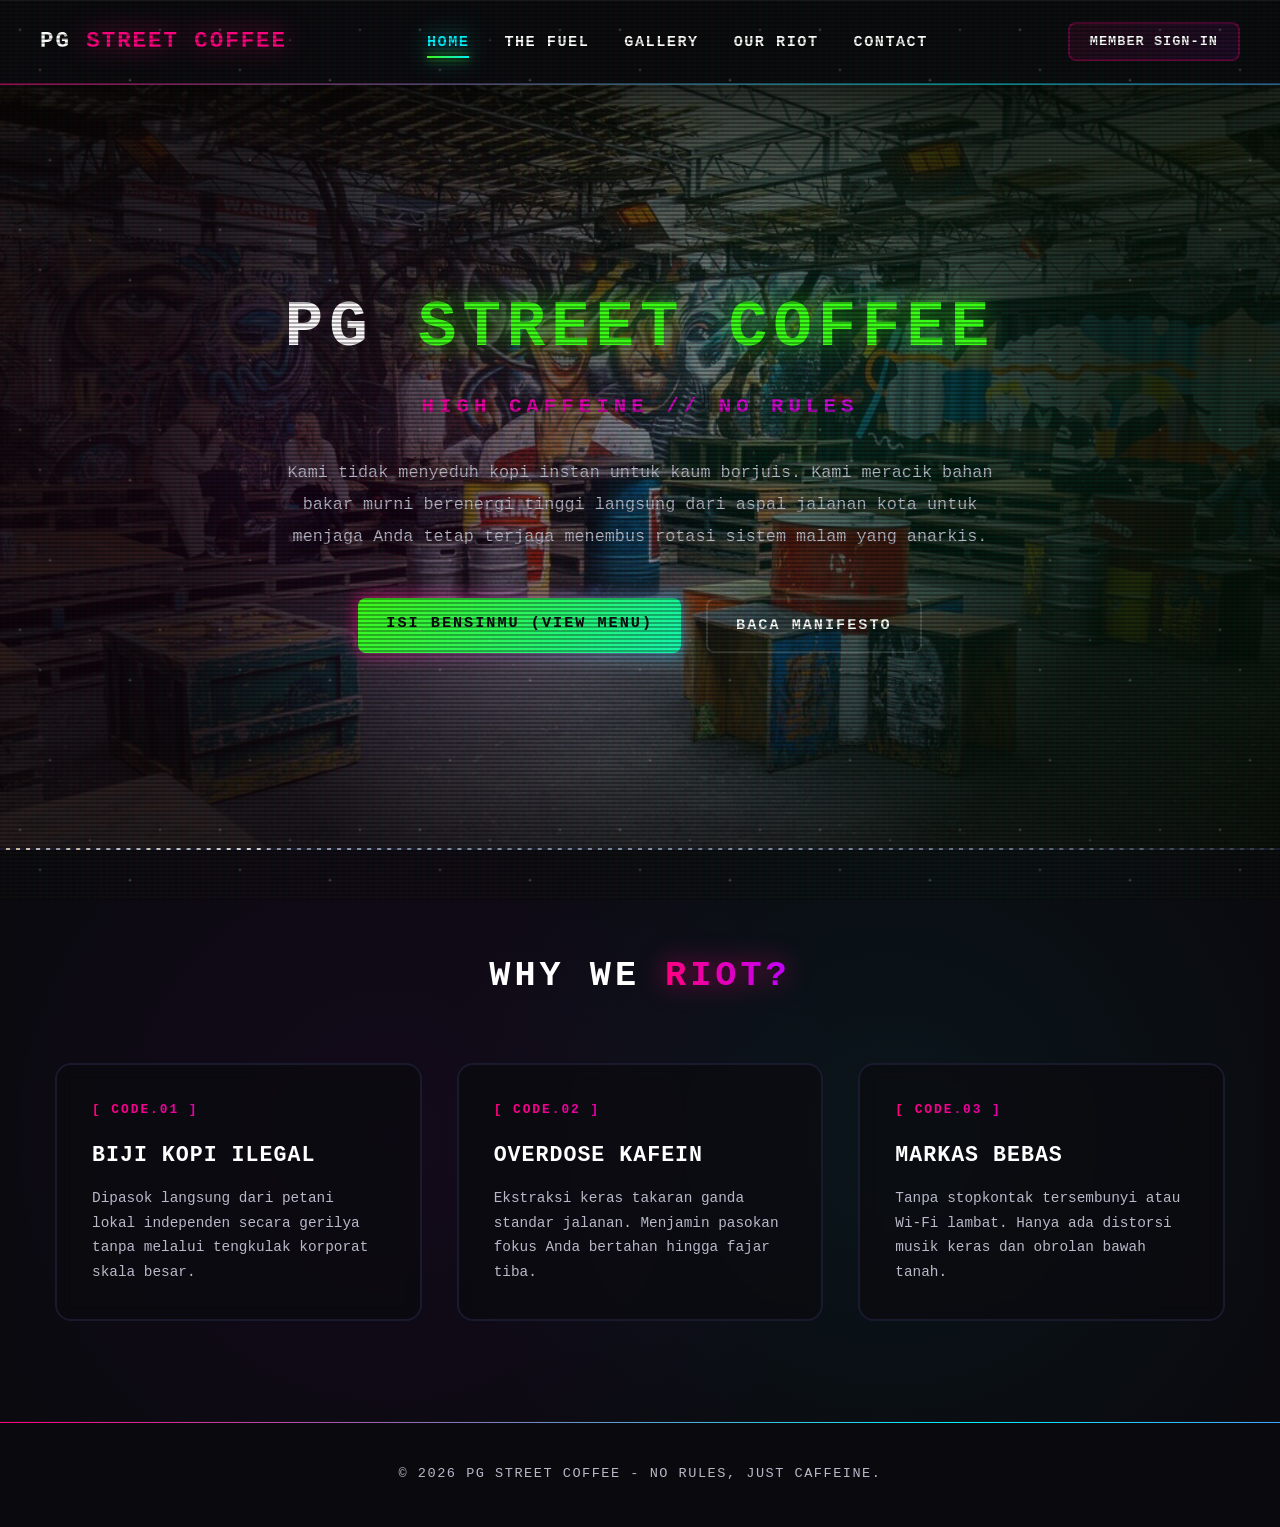
<file: index.html>
<!DOCTYPE html>
<html lang="id">
<head>
    <meta charset="UTF-8">
    <meta name="viewport" content="width=device-width, initial-scale=1.0">
    <title>PG STREET COFFEE</title>
    <link rel="stylesheet" href="style.css">
</head>
<body>

    <nav class="navbar">
        <button id="hamburger-menu" class="hamburger">&#9776;</button>
        <div class="nav-logo">PG <span>STREET COFFEE</span></div>
        <ul class="nav-links" id="nav-links-container">
            <li><a href="index.html" class="active-page">HOME</a></li>
            <li><a href="menu.html">THE FUEL</a></li>
            <li><a href="gallery.html">GALLERY</a></li>
            <li><a href="about.html">OUR RIOT</a></li>
            <li><a href="contact.html">CONTACT</a></li>
            <li class="auth-only hidden"><a href="dashboard.html">DASHBOARD</a></li>
            <li class="auth-only hidden"><a href="profile.html">PROFILE</a></li>
        </ul>
        <div class="nav-actions">
            <a href="#" id="cart-trigger" class="cart-punk-link auth-only">
                <span class="cart-punk-icon">🛒</span>
                <span id="cart-count" class="cart-punk-badge">0</span>
            </a>
            <button id="auth-trigger" class="btn-nav">MEMBER SIGN-IN</button>
        </div>
    </nav>

    <header class="hero">
        <div class="hero-content">
            <h1 class="brand-logo">PG <span>STREET COFFEE</span></h1>
            <div class="tagline">HIGH CAFFEINE // NO RULES</div>
            <p class="sub-tagline">
                Kami tidak menyeduh kopi instan untuk kaum borjuis. Kami meracik bahan bakar murni 
                berenergi tinggi langsung dari aspal jalanan kota untuk menjaga Anda tetap terjaga 
                menembus rotasi sistem malam yang anarkis.
            </p>
            <div class="hero-buttons">
                <a href="menu.html" class="btn-punk">ISI BENSINMU (VIEW MENU)</a>
                <a href="about.html" class="btn-punk-outline">BACA MANIFESTO</a>
            </div>
        </div>
    </header>

    <section class="highlight-section">
        <h2 class="section-title">WHY WE <span>RIOT?</span></h2>
        <div class="highlight-grid">
            <div class="highlight-card">
                <span class="card-tag">[ CODE.01 ]</span>
                <h3>BIJI KOPI ILEGAL</h3>
                <p>Dipasok langsung dari petani lokal independen secara gerilya tanpa melalui tengkulak korporat skala besar.</p>
            </div>
            <div class="highlight-card">
                <span class="card-tag">[ CODE.02 ]</span>
                <h3>OVERDOSE KAFEIN</h3>
                <p>Ekstraksi keras takaran ganda standar jalanan. Menjamin pasokan fokus Anda bertahan hingga fajar tiba.</p>
            </div>
            <div class="highlight-card">
                <span class="card-tag">[ CODE.03 ]</span>
                <h3>MARKAS BEBAS</h3>
                <p>Tanpa stopkontak tersembunyi atau Wi-Fi lambat. Hanya ada distorsi musik keras dan obrolan bawah tanah.</p>
            </div>
        </div>
    </section>

    <!-- AUTH MODAL -->
    <div class="auth-modal" id="auth-modal">
        <div class="modal-box">
            <button class="close-btn" id="close-auth">&times;</button>
            <div id="login-form-wrapper">
                <h2 class="modal-title">SQUAD <span>SIGN-IN</span></h2>
                <form id="login-form">
                    <div class="input-group">
                        <label>SQUAD EMAIL</label>
                        <input type="email" required placeholder="rebel@cyber.com">
                    </div>
                    <div class="input-group">
                        <label>PASSWORD SECURITY</label>
                        <input type="password" required placeholder="••••••••">
                    </div>
                    <button type="submit" class="btn-punk btn-block">MASUK MARKAS</button>
                </form>
                <p class="switch-text">Belum terdaftar? <a href="#" id="to-register">Buat ID Rebel Baru</a></p>
            </div>
            <div id="register-form-wrapper" class="hidden">
                <h2 class="modal-title">CREATE <span>REBEL ID</span></h2>
                <form id="register-form">
                    <div class="input-group">
                        <label>NAMA ALIAS (NICKNAME)</label>
                        <input type="text" required placeholder="X-Graffiti-X">
                    </div>
                    <div class="input-group">
                        <label>SQUAD EMAIL</label>
                        <input type="email" required placeholder="rebel@cyber.com">
                    </div>
                    <div class="input-group">
                        <label>PASSWORD SECURITY</label>
                        <input type="password" required placeholder="••••••••">
                    </div>
                    <button type="submit" class="btn-punk btn-block">DAFTARKAN SQUAD</button>
                </form>
                <p class="switch-text">Sudah punya ID? <a href="#" id="to-login">Kembali Login</a></p>
            </div>
        </div>
    </div>

    <!-- CART MODAL -->
    <div class="auth-modal" id="cart-modal">
        <div class="modal-box" style="border-color: #ff007f; box-shadow: 10px 10px 0px #39ff14;">
            <button class="close-btn" id="close-cart">&times;</button>
            <h2 class="modal-title">YOUR <span>ORDERS</span></h2>
            <div id="cart-items-container" style="max-height: 240px; overflow-y: auto; margin-bottom: 20px;"></div>
            <div style="display: flex; justify-content: space-between; border-top: 2px dashed #222; padding-top: 15px; margin-bottom: 25px; font-size: 1.2rem;">
                <span>TOTAL BELANJA:</span>
                <span id="cart-total-price" style="color: #39ff14;">IDR 0K</span>
            </div>
            <button id="btn-next-checkout" class="btn-punk btn-block">LANJUT KE PEMBAYARAN</button>
        </div>
    </div>

    <!-- CHECKOUT MODAL -->
    <div class="auth-modal" id="checkout-modal">
        <div class="modal-box" style="border-color: #39ff14; box-shadow: 10px 10px 0px #ff007f;">
            <button class="close-btn" id="close-checkout">&times;</button>
            <h2 class="modal-title">PILIH <span>PAYMENT</span></h2>
            <div style="margin-bottom: 30px;">
                <div class="method-group-punk">
                    <label class="method-option">
                        <input type="radio" name="punk-pay" value="qris" checked>
                        <div class="method-card">
                            <span class="method-icon">📱 QR</span>
                            <div class="method-text">
                                <h4>QRIS</h4>
                                <p>Pindai QR untuk pembayaran cepat.</p>
                            </div>
                        </div>
                    </label>
                    <label class="method-option">
                        <input type="radio" name="punk-pay" value="bank">
                        <div class="method-card">
                            <span class="method-icon">🏦</span>
                            <div class="method-text">
                                <h4>TRANSFER BANK</h4>
                                <p>Instruksi transfer dan nomor rekening akan ditampilkan.</p>
                            </div>
                        </div>
                    </label>
                    <label class="method-option">
                        <input type="radio" name="punk-pay" value="cod">
                        <div class="method-card">
                            <span class="method-icon">💵</span>
                            <div class="method-text">
                                <h4>CASH ON DELIVERY</h4>
                                <p>Bayar tunai di tempat kurir.</p>
                            </div>
                        </div>
                    </label>
                </div>
            </div>
            <button id="btn-checkout-punk" class="btn-punk btn-block" style="background-color: #39ff14; color: #000; border-color: #ff007f;">KONFIRMASI & BAYAR</button>
        </div>
    </div>

    <footer>
        <p>&copy; 2026 PG STREET COFFEE - NO RULES, JUST CAFFEINE.</p>
    </footer>

    <div id="toast-container" class="toast-container"></div>
    <script src="main.js"></script>
</body>
</html>
</file>
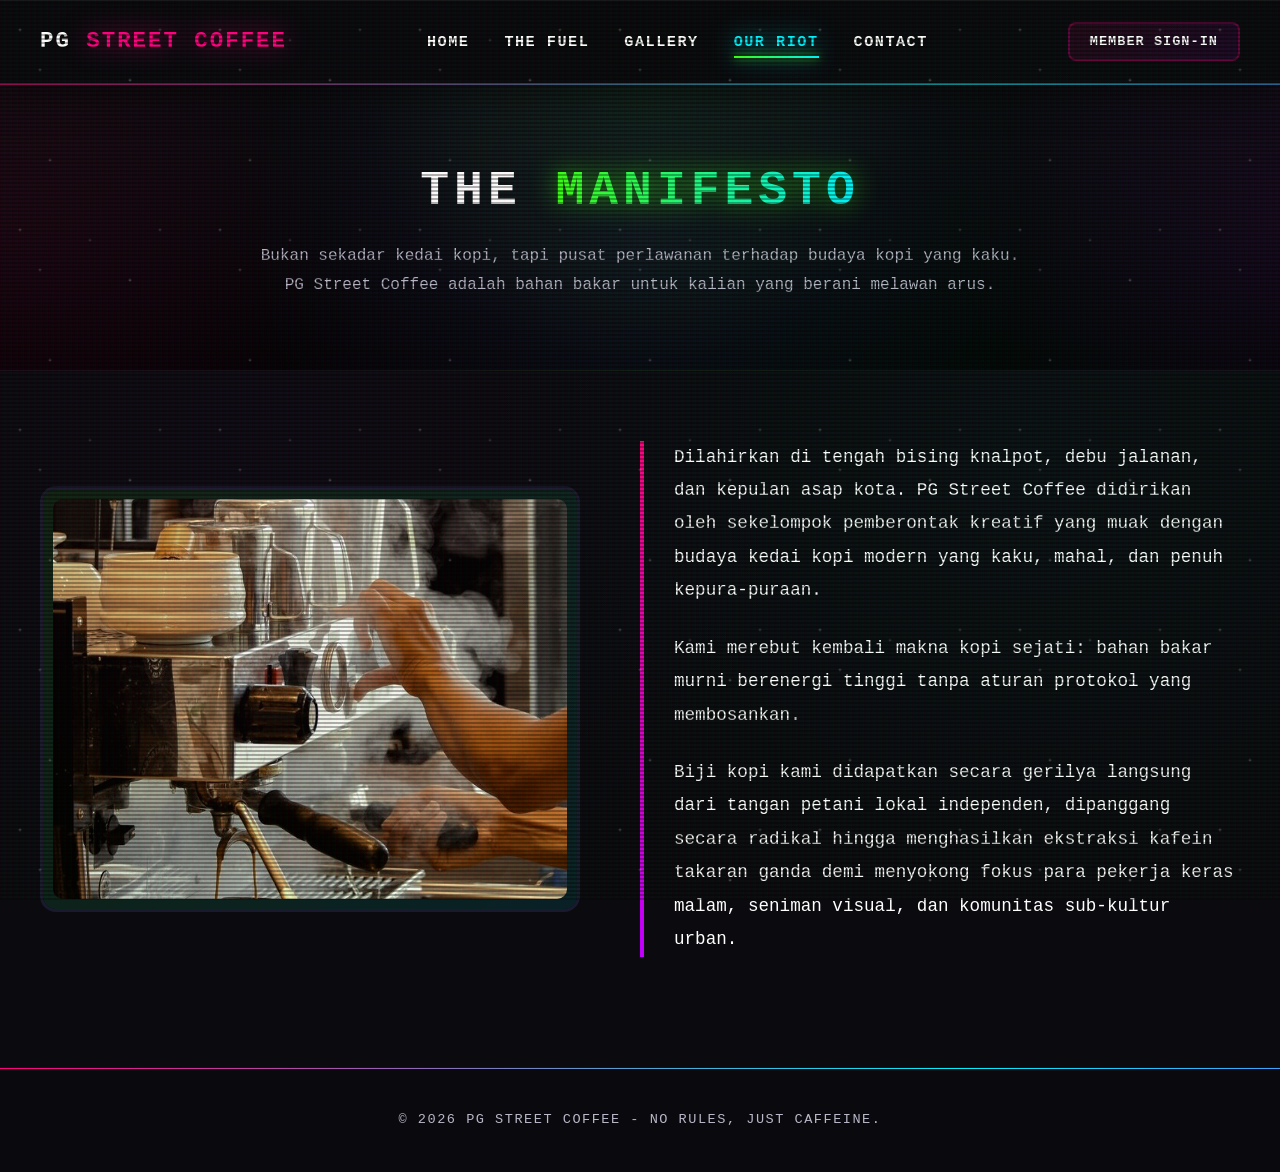
<file: about.html>
<!DOCTYPE html>
<html lang="id">
<head>
    <meta charset="UTF-8">
    <meta name="viewport" content="width=device-width, initial-scale=1.0">
    <title>MANIFESTO | PG Street Coffee</title>
    <link rel="stylesheet" href="style.css">
</head>
<body>

    <nav class="navbar">
        <button id="hamburger-menu" class="hamburger">&#9776;</button>
        <div class="nav-logo">PG <span>STREET COFFEE</span></div>
        <ul class="nav-links" id="nav-links-container">
            <li><a href="index.html">HOME</a></li>
            <li><a href="menu.html">THE FUEL</a></li>
            <li><a href="gallery.html">GALLERY</a></li>
            <li><a href="about.html" class="active-page">OUR RIOT</a></li>
            <li><a href="contact.html">CONTACT</a></li>
            <li class="auth-only hidden"><a href="dashboard.html">DASHBOARD</a></li>
            <li class="auth-only hidden"><a href="profile.html">PROFILE</a></li>
        </ul>
        <div class="nav-actions">
            <a href="#" id="cart-trigger" class="cart-punk-link auth-only">
                <span class="cart-punk-icon">🛒</span>
                <span id="cart-count" class="cart-punk-badge">0</span>
            </a>
            <button id="auth-trigger" class="btn-nav">MEMBER SIGN-IN</button>
        </div>
    </nav>

    <header class="page-header">
        <h1 class="page-title">THE <span>MANIFESTO</span></h1>
        <p class="page-subtitle">Bukan sekadar kedai kopi, tapi pusat perlawanan terhadap budaya kopi yang kaku. PG Street Coffee adalah bahan bakar untuk kalian yang berani melawan arus.</p>
    </header>

    <main class="about-container">
        <div class="about-hero-wrapper">
            <div class="about-img-box">
                <img src="image/about.jpg" alt="PG Street Crew Markas" class="about-display-img">
            </div>
            <div class="about-text-box">
                <div class="manifesto-box">
                    <p>Dilahirkan di tengah bising knalpot, debu jalanan, dan kepulan asap kota. PG Street Coffee didirikan oleh sekelompok pemberontak kreatif yang muak dengan budaya kedai kopi modern yang kaku, mahal, dan penuh kepura-puraan.</p>
                    <br>
                    <p>Kami merebut kembali makna kopi sejati: bahan bakar murni berenergi tinggi tanpa aturan protokol yang membosankan.</p>
                    <br>
                    <p>Biji kopi kami didapatkan secara gerilya langsung dari tangan petani lokal independen, dipanggang secara radikal hingga menghasilkan ekstraksi kafein takaran ganda demi menyokong fokus para pekerja keras malam, seniman visual, dan komunitas sub-kultur urban.</p>
                </div>
            </div>
        </div>
    </main>

    <!-- AUTH MODAL -->
    <div class="auth-modal" id="auth-modal">
        <div class="modal-box">
            <button class="close-btn" id="close-auth">&times;</button>
            <div id="login-form-wrapper">
                <h2 class="modal-title">SQUAD <span>SIGN-IN</span></h2>
                <form id="login-form">
                    <div class="input-group">
                        <label>SQUAD EMAIL</label>
                        <input type="email" required placeholder="rebel@cyber.com">
                    </div>
                    <div class="input-group">
                        <label>PASSWORD SECURITY</label>
                        <input type="password" required placeholder="••••••••">
                    </div>
                    <button type="submit" class="btn-punk btn-block">MASUK MARKAS</button>
                </form>
                <p class="switch-text">Belum terdaftar? <a href="#" id="to-register">Buat ID Rebel Baru</a></p>
            </div>
            <div id="register-form-wrapper" class="hidden">
                <h2 class="modal-title">CREATE <span>REBEL ID</span></h2>
                <form id="register-form">
                    <div class="input-group">
                        <label>NAMA ALIAS (NICKNAME)</label>
                        <input type="text" required placeholder="X-Graffiti-X">
                    </div>
                    <div class="input-group">
                        <label>SQUAD EMAIL</label>
                        <input type="email" required placeholder="rebel@cyber.com">
                    </div>
                    <div class="input-group">
                        <label>PASSWORD SECURITY</label>
                        <input type="password" required placeholder="••••••••">
                    </div>
                    <button type="submit" class="btn-punk btn-block">DAFTARKAN SQUAD</button>
                </form>
                <p class="switch-text">Sudah punya ID? <a href="#" id="to-login">Kembali Login</a></p>
            </div>
        </div>
    </div>

    <!-- CART MODAL -->
    <div class="auth-modal" id="cart-modal">
        <div class="modal-box" style="border-color: #ff007f; box-shadow: 10px 10px 0px #39ff14;">
            <button class="close-btn" id="close-cart">&times;</button>
            <h2 class="modal-title">YOUR <span>ORDERS</span></h2>
            <div id="cart-items-container" style="max-height: 240px; overflow-y: auto; margin-bottom: 20px;"></div>
            <div style="display: flex; justify-content: space-between; border-top: 2px dashed #222; padding-top: 15px; margin-bottom: 25px; font-size: 1.2rem;">
                <span>TOTAL BELANJA:</span>
                <span id="cart-total-price" style="color: #39ff14;">IDR 0K</span>
            </div>
            <button id="btn-next-checkout" class="btn-punk btn-block">LANJUT KE PEMBAYARAN</button>
        </div>
    </div>

    <!-- CHECKOUT MODAL -->
    <div class="auth-modal" id="checkout-modal">
        <div class="modal-box" style="border-color: #39ff14; box-shadow: 10px 10px 0px #ff007f;">
            <button class="close-btn" id="close-checkout">&times;</button>
            <h2 class="modal-title">PILIH <span>PAYMENT</span></h2>
            <div style="margin-bottom: 30px;">
                <div class="method-group-punk">
                    <label class="method-option">
                        <input type="radio" name="punk-pay" value="qris" checked>
                        <div class="method-card">
                            <span class="method-icon">📱 QR</span>
                            <div class="method-text">
                                <h4>QRIS</h4>
                                <p>Pindai QR untuk pembayaran cepat.</p>
                            </div>
                        </div>
                    </label>
                    <label class="method-option">
                        <input type="radio" name="punk-pay" value="bank">
                        <div class="method-card">
                            <span class="method-icon">🏦</span>
                            <div class="method-text">
                                <h4>TRANSFER BANK</h4>
                                <p>Instruksi transfer dan nomor rekening akan ditampilkan.</p>
                            </div>
                        </div>
                    </label>
                    <label class="method-option">
                        <input type="radio" name="punk-pay" value="cod">
                        <div class="method-card">
                            <span class="method-icon">💵</span>
                            <div class="method-text">
                                <h4>CASH ON DELIVERY</h4>
                                <p>Bayar tunai di tempat kurir.</p>
                            </div>
                        </div>
                    </label>
                </div>
            </div>
            <button id="btn-checkout-punk" class="btn-punk btn-block" style="background-color: #39ff14; color: #000; border-color: #ff007f;">KONFIRMASI & BAYAR</button>
        </div>
    </div>

    <footer>
        <p>&copy; 2026 PG STREET COFFEE - NO RULES, JUST CAFFEINE.</p>
    </footer>

    <div id="toast-container" class="toast-container"></div>
    <script src="main.js"></script>
</body>
</html>
</file>
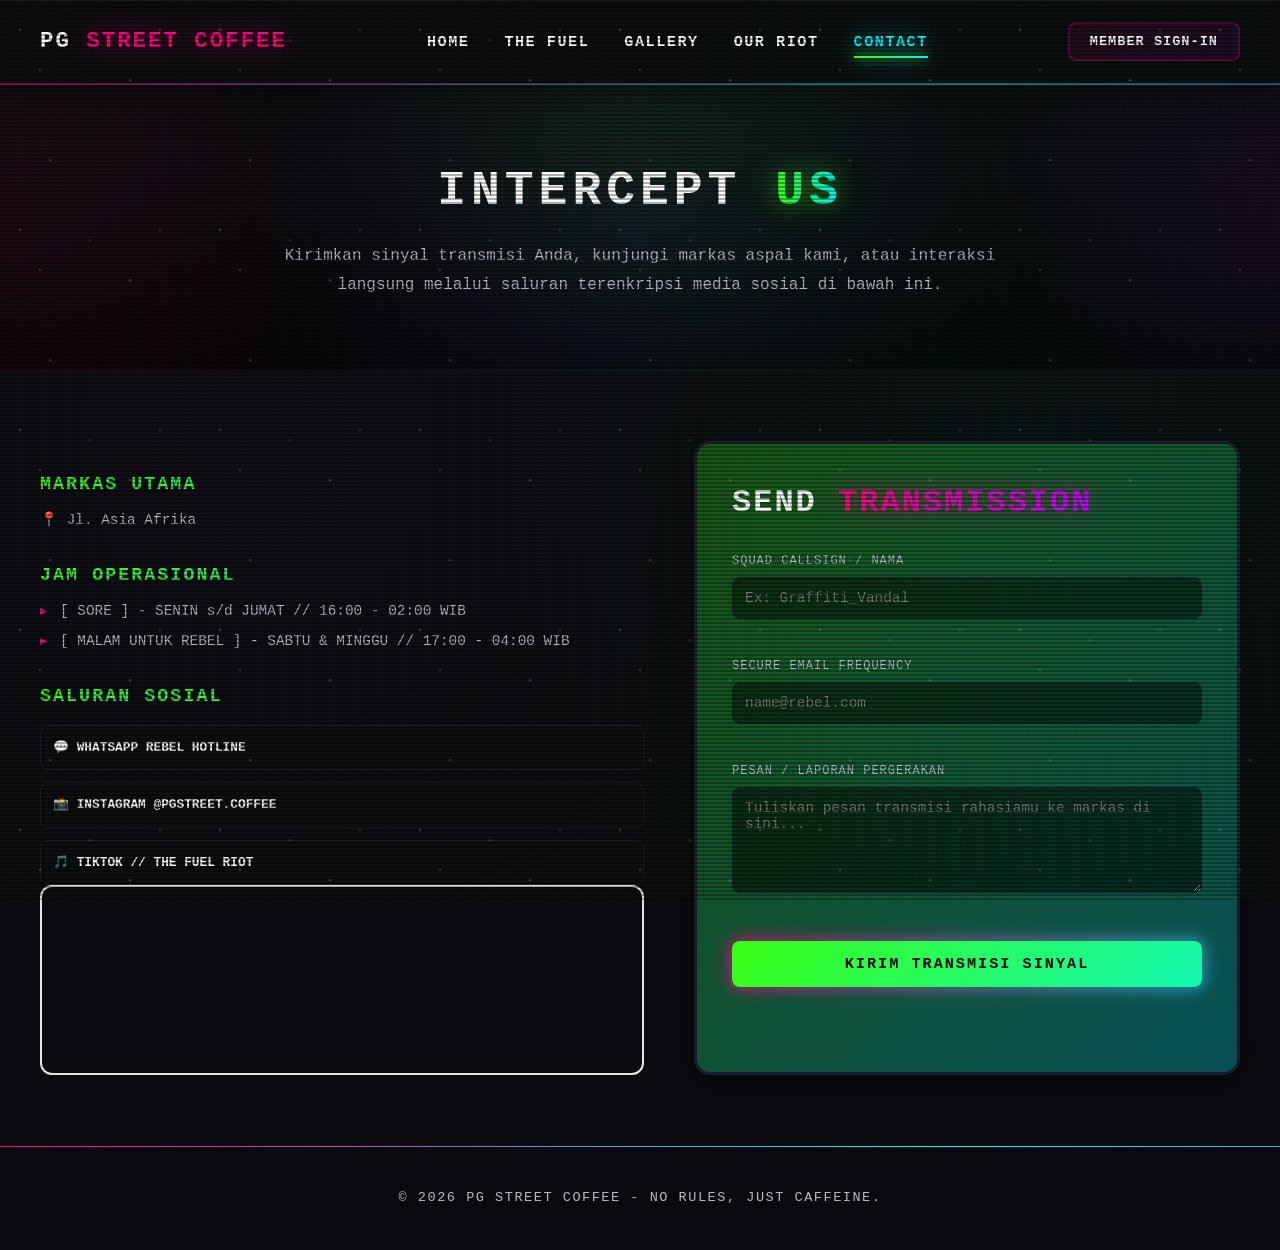
<file: contact.html>
<!DOCTYPE html>
<html lang="id">
<head>
    <meta charset="UTF-8">
    <meta name="viewport" content="width=device-width, initial-scale=1.0">
    <title>CONTACT - PG STREET COFFEE</title>
    <link rel="stylesheet" href="style.css">
</head>
<body>

    <nav class="navbar">
        <button id="hamburger-menu" class="hamburger">&#9776;</button>
        <div class="nav-logo">PG <span>STREET COFFEE</span></div>
        <ul class="nav-links" id="nav-links-container">
            <li><a href="index.html">HOME</a></li>
            <li><a href="menu.html">THE FUEL</a></li>
            <li><a href="gallery.html">GALLERY</a></li>
            <li><a href="about.html">OUR RIOT</a></li>
            <li><a href="contact.html" class="active-page">CONTACT</a></li>
            <li class="auth-only hidden"><a href="dashboard.html">DASHBOARD</a></li>
            <li class="auth-only hidden"><a href="profile.html">PROFILE</a></li>
        </ul>
        <div class="nav-actions">
            <a href="#" id="cart-trigger" class="cart-punk-link auth-only">
                <span class="cart-punk-icon">🛒</span>
                <span id="cart-count" class="cart-punk-badge">0</span>
            </a>
            <button id="auth-trigger" class="btn-nav">MEMBER SIGN-IN</button>
        </div>
    </nav>

    <header class="page-header">
        <h1 class="page-title">INTERCEPT <span>US</span></h1>
        <p class="page-subtitle">Kirimkan sinyal transmisi Anda, kunjungi markas aspal kami, atau interaksi langsung melalui saluran terenkripsi media sosial di bawah ini.</p>
    </header>

    <main class="contact-container">
        <div class="contact-grid">
            <div>
                <h2 class="sub-punk-title">MARKAS UTAMA</h2>
                <p class="info-text">📍 Jl. Asia Afrika</p>

                <h2 class="sub-punk-title">JAM OPERASIONAL</h2>
                <ul class="jam-list">
                    <li>[ SORE ] - SENIN s/d JUMAT // 16:00 - 02:00 WIB</li>
                    <li>[ MALAM UNTUK REBEL ] - SABTU & MINGGU // 17:00 - 04:00 WIB</li>
                </ul>

                <h2 class="sub-punk-title">SALURAN SOSIAL</h2>
                <div class="sosmed-punk-group">
                    <a href="https://wa.me/#" target="_blank" class="btn-sosmed-punk wa-color">💬 WHATSAPP REBEL HOTLINE</a>
                    <a href="https://instagram.com/#" target="_blank" class="btn-sosmed-punk ig-color">📸 INSTAGRAM @PGSTREET.COFFEE</a>
                    <a href="https://tiktok.com/#" target="_blank" class="btn-sosmed-punk tt-color">🎵 TIKTOK // THE FUEL RIOT</a>
                </div>

                <div class="maps-wrapper-punk">
                    <iframe src="https://www.google.com/maps/embed?pb=!1m18!1m12!1m3!1d3960.740470999212!2d107.60828687356543!3d-6.921597267744029!2m3!1f0!2f0!3f0!3m2!1i1024!2i768!4f13.1!3m3!1m2!1s0x2e68e62592fbeb5b%3A0x3f35bcf7f235386b!2sJl.%20Asia%20Afrika%2C%20Kota%20Bandung%2C%20Jawa%20Barat!5e0!3m2!1sid!2sid!4v1782303044135!5m2!1sid!2sid" width="600" height="450" style="border:0;" allowfullscreen="" loading="lazy" referrerpolicy="strict-origin-when-cross-origin"></iframe>
                </div>
            </div>

            <div class="contact-form-box">
                <h2 class="modal-title" style="text-align: left; font-size: 2rem; margin-bottom: 25px;">SEND <span>TRANSMISSION</span></h2>
                <form action="#" method="POST" style="display: flex; flex-direction: column; gap: 20px;">
                    <div class="input-group">
                        <label>SQUAD CALLSIGN / NAMA</label>
                        <input type="text" name="callsign" required placeholder="Ex: Graffiti_Vandal">
                    </div>
                    <div class="input-group">
                        <label>SECURE EMAIL FREQUENCY</label>
                        <input type="email" name="email" required placeholder="name@rebel.com">
                    </div>
                    <div class="input-group">
                        <label>PESAN / LAPORAN PERGERAKAN</label>
                        <textarea name="message" rows="5" required placeholder="Tuliskan pesan transmisi rahasiamu ke markas di sini..."></textarea>
                    </div>
                    <button type="submit" class="btn-punk" style="width: 100%; margin-top: 10px;">KIRIM TRANSMISI SINYAL</button>
                </form>
            </div>
        </div>
    </main>

    <!-- AUTH MODAL -->
    <div class="auth-modal" id="auth-modal">
        <div class="modal-box">
            <button class="close-btn" id="close-auth">&times;</button>
            <div id="login-form-wrapper">
                <h2 class="modal-title">SQUAD <span>SIGN-IN</span></h2>
                <form id="login-form">
                    <div class="input-group">
                        <label>SQUAD EMAIL</label>
                        <input type="email" required placeholder="rebel@cyber.com">
                    </div>
                    <div class="input-group">
                        <label>PASSWORD SECURITY</label>
                        <input type="password" required placeholder="••••••••">
                    </div>
                    <button type="submit" class="btn-punk btn-block">MASUK MARKAS</button>
                </form>
                <p class="switch-text">Belum terdaftar? <a href="#" id="to-register">Buat ID Rebel Baru</a></p>
            </div>
            <div id="register-form-wrapper" class="hidden">
                <h2 class="modal-title">CREATE <span>REBEL ID</span></h2>
                <form id="register-form">
                    <div class="input-group">
                        <label>NAMA ALIAS (NICKNAME)</label>
                        <input type="text" required placeholder="X-Graffiti-X">
                    </div>
                    <div class="input-group">
                        <label>SQUAD EMAIL</label>
                        <input type="email" required placeholder="rebel@cyber.com">
                    </div>
                    <div class="input-group">
                        <label>PASSWORD SECURITY</label>
                        <input type="password" required placeholder="••••••••">
                    </div>
                    <button type="submit" class="btn-punk btn-block">DAFTARKAN SQUAD</button>
                </form>
                <p class="switch-text">Sudah punya ID? <a href="#" id="to-login">Kembali Login</a></p>
            </div>
        </div>
    </div>

    <!-- CART MODAL -->
    <div class="auth-modal" id="cart-modal">
        <div class="modal-box" style="border-color: #ff007f; box-shadow: 10px 10px 0px #39ff14;">
            <button class="close-btn" id="close-cart">&times;</button>
            <h2 class="modal-title">YOUR <span>ORDERS</span></h2>
            <div id="cart-items-container" style="max-height: 240px; overflow-y: auto; margin-bottom: 20px;"></div>
            <div style="display: flex; justify-content: space-between; border-top: 2px dashed #222; padding-top: 15px; margin-bottom: 25px; font-size: 1.2rem;">
                <span>TOTAL BELANJA:</span>
                <span id="cart-total-price" style="color: #39ff14;">IDR 0K</span>
            </div>
            <button id="btn-next-checkout" class="btn-punk btn-block">LANJUT KE PEMBAYARAN</button>
        </div>
    </div>

    <!-- CHECKOUT MODAL -->
    <div class="auth-modal" id="checkout-modal">
        <div class="modal-box" style="border-color: #39ff14; box-shadow: 10px 10px 0px #ff007f;">
            <button class="close-btn" id="close-checkout">&times;</button>
            <h2 class="modal-title">PILIH <span>PAYMENT</span></h2>
            <div style="margin-bottom: 30px;">
                <div class="method-group-punk">
                    <label class="method-option">
                        <input type="radio" name="punk-pay" value="qris" checked>
                        <div class="method-card">
                            <span class="method-icon">📱 QR</span>
                            <div class="method-text">
                                <h4>QRIS</h4>
                                <p>Pindai QR untuk pembayaran cepat.</p>
                            </div>
                        </div>
                    </label>
                    <label class="method-option">
                        <input type="radio" name="punk-pay" value="bank">
                        <div class="method-card">
                            <span class="method-icon">🏦</span>
                            <div class="method-text">
                                <h4>TRANSFER BANK</h4>
                                <p>Instruksi transfer dan nomor rekening akan ditampilkan.</p>
                            </div>
                        </div>
                    </label>
                    <label class="method-option">
                        <input type="radio" name="punk-pay" value="cod">
                        <div class="method-card">
                            <span class="method-icon">💵</span>
                            <div class="method-text">
                                <h4>CASH ON DELIVERY</h4>
                                <p>Bayar tunai di tempat kurir.</p>
                            </div>
                        </div>
                    </label>
                </div>
            </div>
            <button id="btn-checkout-punk" class="btn-punk btn-block" style="background-color: #39ff14; color: #000; border-color: #ff007f;">KONFIRMASI & BAYAR</button>
        </div>
    </div>

    <footer>
        <p>&copy; 2026 PG STREET COFFEE - NO RULES, JUST CAFFEINE.</p>
    </footer>

    <div id="toast-container" class="toast-container"></div>
    <script src="main.js"></script>
</body>
</html>
</file>
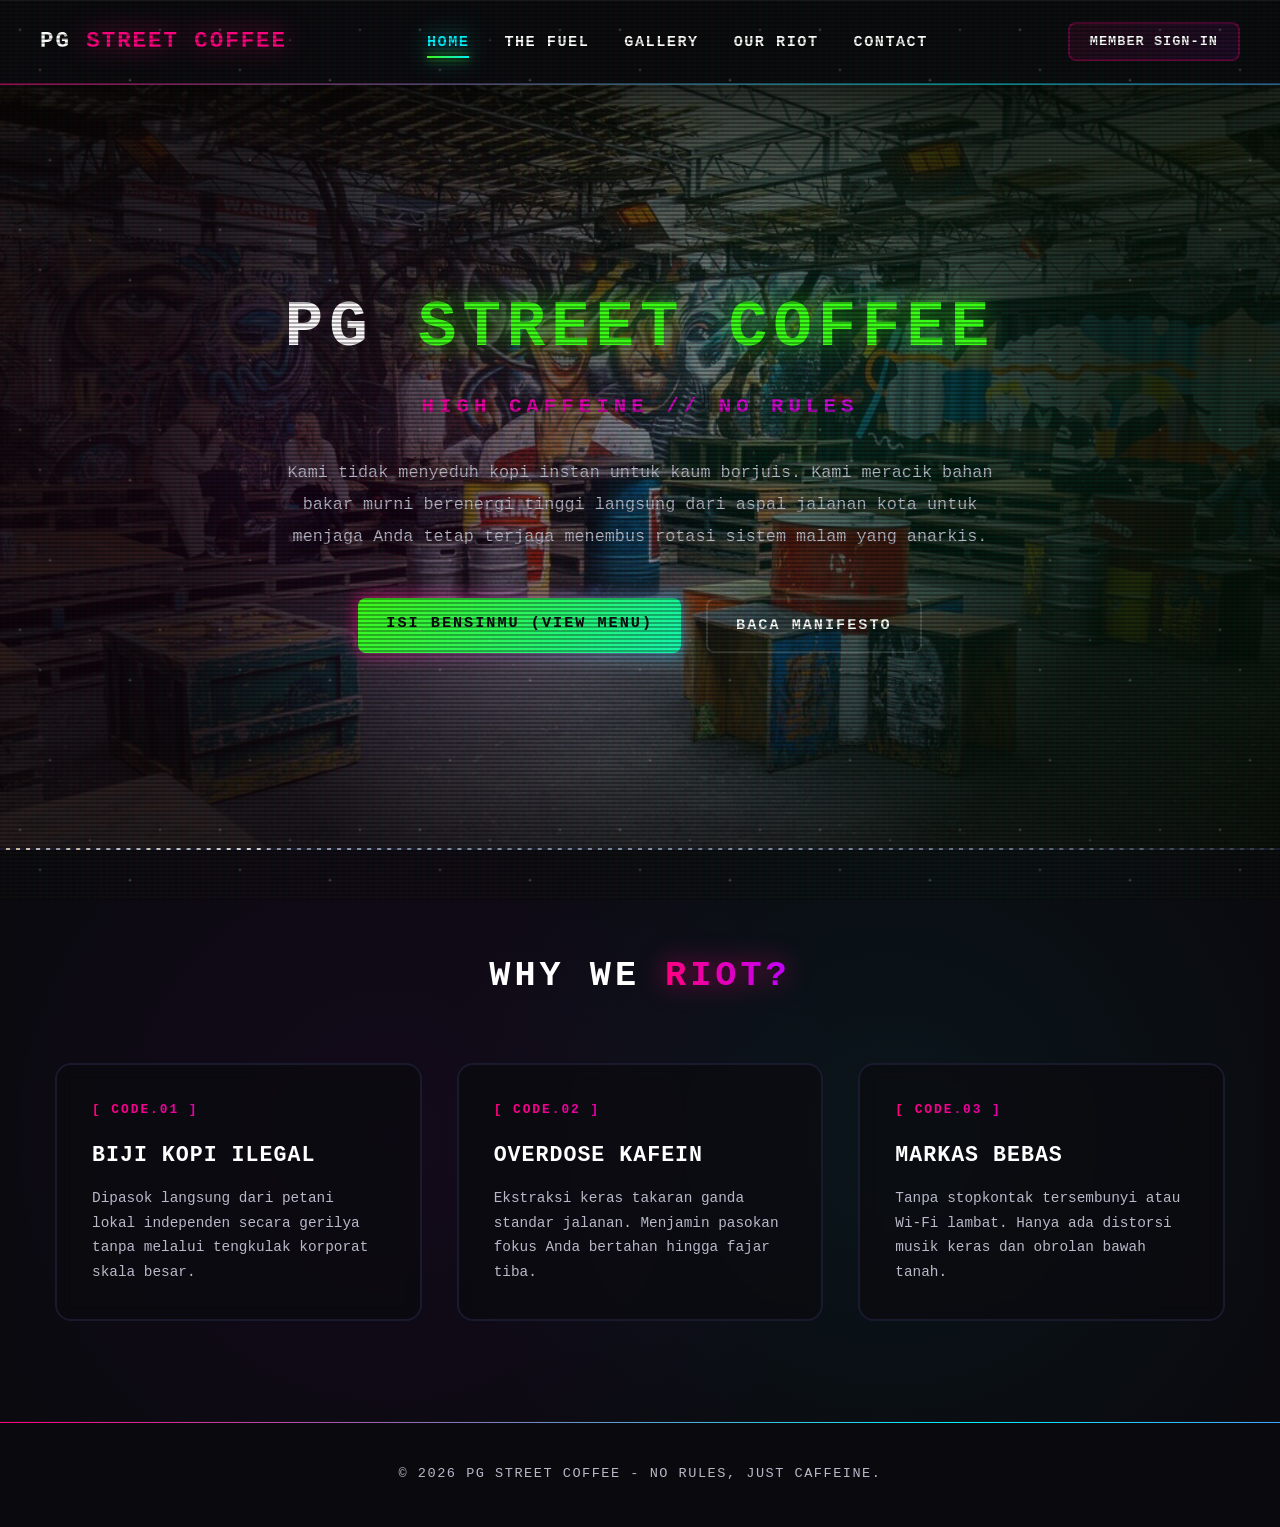
<file: dashboard.html>
<!DOCTYPE html>
<html lang="id">
<head>
    <meta charset="UTF-8">
    <meta name="viewport" content="width=device-width, initial-scale=1.0">
    <title>DASHBOARD - PG STREET COFFEE</title>
    <link rel="stylesheet" href="style.css">
</head>
<body>

    <nav class="navbar">
        <button id="hamburger-menu" class="hamburger">&#9776;</button>
        <div class="nav-logo">PG <span>STREET COFFEE</span></div>
        <ul class="nav-links" id="nav-links-container">
            <li><a href="index.html">HOME</a></li>
            <li><a href="menu.html">THE FUEL</a></li>
            <li><a href="gallery.html">GALLERY</a></li>
            <li><a href="about.html">OUR RIOT</a></li>
            <li><a href="contact.html">CONTACT</a></li>
            <li><a href="dashboard.html" class="active-page">DASHBOARD</a></li>
            <li><a href="profile.html">PROFILE</a></li>
        </ul>
        <div class="nav-actions">
            <button id="auth-trigger" class="btn-nav">MEMBER SIGN-IN</button>
        </div>
    </nav>

    <header class="page-header">
        <h1 class="page-title">KONTROL <span>PANEL</span></h1>
        <p class="page-subtitle">Pantau semua aktivitas, pesanan, dan statistik konsumsi kafein Anda di markas PG Street Coffee.</p>
    </header>

    <main class="dashboard-container">
        <div class="dashboard-content">
            <section class="welcome-banner">
                <div class="banner-content">
                    <h2>Selamat datang kembali, <span id="user-welcome">Pemberontak</span>! 🔥</h2>
                    <p>Berikut adalah statistik konsumsi bahan bakar Anda bulan ini</p>
                </div>
            </section>

            <section class="quick-stats">
                <div class="stat-card">
                    <div class="stat-icon">☕</div>
                    <h4>TOTAL PESANAN</h4>
                    <p class="stat-number">28</p>
                    <span class="stat-period">Bulan ini</span>
                </div>
                <div class="stat-card">
                    <div class="stat-icon">💰</div>
                    <h4>TOTAL PENGELUARAN</h4>
                    <p class="stat-number">IDR 654K</p>
                    <span class="stat-period">Bulan ini</span>
                </div>
                <div class="stat-card">
                    <div class="stat-icon">⚡</div>
                    <h4>POIN LOYALITAS</h4>
                    <p class="stat-number">4,250</p>
                    <span class="stat-period">Tersedia</span>
                </div>
                <div class="stat-card">
                    <div class="stat-icon">🎯</div>
                    <h4>ITEM FAVORIT</h4>
                    <p class="stat-number">BLACK MOS</p>
                    <span class="stat-period">12 kali pesan</span>
                </div>
            </section>

            <div class="dashboard-grid">
                <section class="dashboard-panel">
                    <h3 class="panel-title">[ PESANAN AKTIF ]</h3>
                    <div class="panel-content">
                        <div class="active-orders">
                            <div class="order-card active">
                                <div class="order-status-badge pending">PENDING</div>
                                <h4>Pesanan #PGC-2024-00152</h4>
                                <p class="order-items">Black Moshpit x2 + Punk Fries x1</p>
                                <p class="order-time">Perkiraan waktu: 15 menit</p>
                                <button class="btn-punk-outline small">LACAK PESANAN</button>
                            </div>
                        </div>
                        <p class="empty-state">Tidak ada pesanan aktif saat ini</p>
                    </div>
                </section>

                <section class="dashboard-panel">
                    <h3 class="panel-title">[ TRANSAKSI TERBARU ]</h3>
                    <div class="panel-content">
                        <div class="transaction-list">
                            <div class="transaction-item">
                                <span class="trans-date">15 Des</span>
                                <span class="trans-desc">Black Moshpit</span>
                                <span class="trans-amount">- IDR 20K</span>
                            </div>
                            <div class="transaction-item">
                                <span class="trans-date">15 Des</span>
                                <span class="trans-desc">Punk Fries</span>
                                <span class="trans-amount">- IDR 17K</span>
                            </div>
                            <div class="transaction-item">
                                <span class="trans-date">14 Des</span>
                                <span class="trans-desc">Neon Latte</span>
                                <span class="trans-amount">- IDR 25K</span>
                            </div>
                            <div class="transaction-item">
                                <span class="trans-date">14 Des</span>
                                <span class="trans-desc">Garage Croissant</span>
                                <span class="trans-amount">- IDR 20K</span>
                            </div>
                        </div>
                        <a href="profile.html" class="btn-punk-outline small">LIHAT SEMUA</a>
                    </div>
                </section>

                <section class="dashboard-panel">
                    <h3 class="panel-title">[ FUEL FAVORIT ]</h3>
                    <div class="panel-content">
                        <div class="top-items">
                            <div class="top-item">
                                <span class="rank">1</span>
                                <span class="name">BLACK MOSHPIT</span>
                                <span class="count">12x</span>
                            </div>
                            <div class="top-item">
                                <span class="rank">2</span>
                                <span class="name">NEON LATTE</span>
                                <span class="count">8x</span>
                            </div>
                            <div class="top-item">
                                <span class="rank">3</span>
                                <span class="name">PUNK FRIES</span>
                                <span class="count">7x</span>
                            </div>
                            <div class="top-item">
                                <span class="rank">4</span>
                                <span class="name">VANDAL CAPPUCCINO</span>
                                <span class="count">5x</span>
                            </div>
                        </div>
                    </div>
                </section>

                <section class="dashboard-panel">
                    <h3 class="panel-title">[ POLA KONSUMSI ]</h3>
                    <div class="panel-content">
                        <div class="chart-container">
                            <div class="chart-label">
                                <span>MIN</span>
                                <span>SEN</span>
                                <span>SEL</span>
                                <span>RAB</span>
                                <span>KAM</span>
                                <span>JUM</span>
                                <span>SAB</span>
                            </div>
                            <div class="chart-bars">
                                <div class="bar" style="height: 60%;"><span class="bar-value">IDR 80K</span></div>
                                <div class="bar" style="height: 45%;"><span class="bar-value">IDR 60K</span></div>
                                <div class="bar" style="height: 70%;"><span class="bar-value">IDR 95K</span></div>
                                <div class="bar" style="height: 50%;"><span class="bar-value">IDR 65K</span></div>
                                <div class="bar" style="height: 75%;"><span class="bar-value">IDR 100K</span></div>
                                <div class="bar" style="height: 55%;"><span class="bar-value">IDR 75K</span></div>
                                <div class="bar" style="height: 80%;"><span class="bar-value">IDR 110K</span></div>
                            </div>
                        </div>
                    </div>
                </section>

                <section class="dashboard-panel">
                    <h3 class="panel-title">[ PROGRESS LOYALITAS ]</h3>
                    <div class="panel-content">
                        <div class="loyalty-progress">
                            <h4>POIN SAAT INI: 4,250</h4>
                            <div class="progress-bar">
                                <div class="progress-fill" style="width: 70%"></div>
                            </div>
                            <div class="progress-milestones">
                                <div class="milestone passed">
                                    <span class="milestone-label">1,000 poin</span>
                                    <span class="milestone-reward">✓ Kopi Gratis</span>
                                </div>
                                <div class="milestone passed">
                                    <span class="milestone-label">2,500 poin</span>
                                    <span class="milestone-reward">✓ Merchandise</span>
                                </div>
                                <div class="milestone active">
                                    <span class="milestone-label">5,000 poin</span>
                                    <span class="milestone-reward">🔜 VIP 1 Bulan</span>
                                </div>
                            </div>
                            <p class="milestone-hint">Masih kurang 750 poin untuk reward berikutnya!</p>
                        </div>
                    </div>
                </section>

                <section class="dashboard-panel">
                    <h3 class="panel-title">[ AKSI CEPAT ]</h3>
                    <div class="panel-content">
                        <div class="quick-actions">
                            <a href="menu.html" class="action-btn">
                                <span class="action-icon">🛍️</span>
                                <span>PESAN SEKARANG</span>
                            </a>
                            <a href="profile.html" class="action-btn">
                                <span class="action-icon">👤</span>
                                <span>EDIT PROFIL</span>
                            </a>
                            <button class="action-btn" onclick="downloadReport()">
                                <span class="action-icon">📊</span>
                                <span>LAPORAN</span>
                            </button>
                            <button class="action-btn" onclick="contactSupport()">
                                <span class="action-icon">💬</span>
                                <span>SUPPORT</span>
                            </button>
                        </div>
                    </div>
                </section>
            </div>

            <section class="dashboard-panel full-width">
                <h3 class="panel-title">[ RIWAYAT PESANAN LENGKAP ]</h3>
                <div class="panel-content">
                    <div class="orders-table">
                        <div class="table-header">
                            <span class="col-date">TANGGAL</span>
                            <span class="col-id">ID PESANAN</span>
                            <span class="col-items">ITEM</span>
                            <span class="col-price">HARGA</span>
                            <span class="col-status">STATUS</span>
                            <span class="col-action">AKSI</span>
                        </div>
                        <div class="table-body">
                            <div class="table-row">
                                <span class="col-date">15 Des 2024</span>
                                <span class="col-id">#PGC-2024-00151</span>
                                <span class="col-items">Black Moshpit x2 + Punk Fries</span>
                                <span class="col-price">IDR 55K</span>
                                <span class="col-status"><span class="badge completed">SELESAI</span></span>
                                <span class="col-action"><button class="btn-small" onclick="viewOrderDetail(1)">DETAIL</button></span>
                            </div>
                            <div class="table-row">
                                <span class="col-date">14 Des 2024</span>
                                <span class="col-id">#PGC-2024-00150</span>
                                <span class="col-items">Neon Latte + Garage Croissant</span>
                                <span class="col-price">IDR 45K</span>
                                <span class="col-status"><span class="badge completed">SELESAI</span></span>
                                <span class="col-action"><button class="btn-small" onclick="viewOrderDetail(2)">DETAIL</button></span>
                            </div>
                            <div class="table-row">
                                <span class="col-date">12 Des 2024</span>
                                <span class="col-id">#PGC-2024-00149</span>
                                <span class="col-items">Overdose Mocha x3</span>
                                <span class="col-price">IDR 78K</span>
                                <span class="col-status"><span class="badge completed">SELESAI</span></span>
                                <span class="col-action"><button class="btn-small" onclick="viewOrderDetail(3)">DETAIL</button></span>
                            </div>
                        </div>
                    </div>
                </div>
            </section>
        </div>
    </main>

    <footer>
        <p>&copy; 2026 PG STREET COFFEE - NO RULES, JUST CAFFEINE.</p>
    </footer>

    <div id="toast-container" class="toast-container"></div>
    <script src="main.js"></script>
    <script>
        document.addEventListener('DOMContentLoaded', function() {
            const isLoggedIn = localStorage.getItem('punkLoggedIn') === 'true';
            if (!isLoggedIn) {
                window.location.href = 'index.html';
                return;
            }

            function downloadReport() {
                alert('📊 LAPORAN DIUNDUH! File laporan konsumsi kafein Anda siap.');
            }

            function contactSupport() {
                window.location.href = 'contact.html';
            }

            function viewOrderDetail(orderId) {
                alert('📦 DETAIL PESANAN #PGC-2024-0015' + orderId);
            }

            window.downloadReport = downloadReport;
            window.contactSupport = contactSupport;
            window.viewOrderDetail = viewOrderDetail;
        });
    </script>
</body>
</html>
</file>
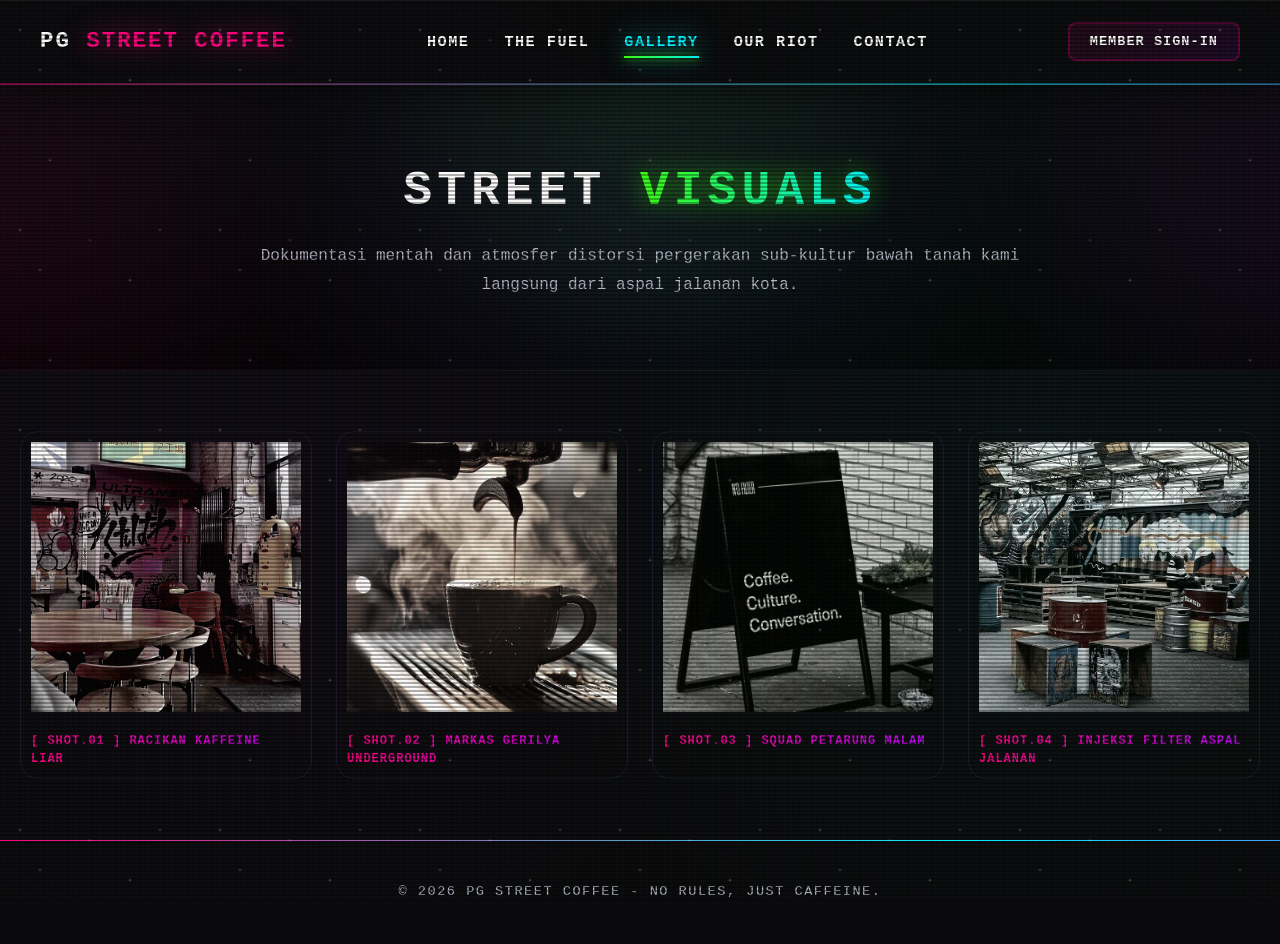
<file: gallery.html>
<!DOCTYPE html>
<html lang="id">
<head>
    <meta charset="UTF-8">
    <meta name="viewport" content="width=device-width, initial-scale=1.0">
    <title>GALLERY - PG STREET COFFEE</title>
    <link rel="stylesheet" href="style.css">
</head>
<body>

    <nav class="navbar">
        <button id="hamburger-menu" class="hamburger">&#9776;</button>
        <div class="nav-logo">PG <span>STREET COFFEE</span></div>
        <ul class="nav-links" id="nav-links-container">
            <li><a href="index.html">HOME</a></li>
            <li><a href="menu.html">THE FUEL</a></li>
            <li><a href="gallery.html" class="active-page">GALLERY</a></li>
            <li><a href="about.html">OUR RIOT</a></li>
            <li><a href="contact.html">CONTACT</a></li>
            <li class="auth-only hidden"><a href="dashboard.html">DASHBOARD</a></li>
            <li class="auth-only hidden"><a href="profile.html">PROFILE</a></li>
        </ul>
        <div class="nav-actions">
            <a href="#" id="cart-trigger" class="cart-punk-link auth-only">
                <span class="cart-punk-icon">🛒</span>
                <span id="cart-count" class="cart-punk-badge">0</span>
            </a>
            <button id="auth-trigger" class="btn-nav">MEMBER SIGN-IN</button>
        </div>
    </nav>

    <header class="page-header">
        <h1 class="page-title">STREET <span>VISUALS</span></h1>
        <p class="page-subtitle">Dokumentasi mentah dan atmosfer distorsi pergerakan sub-kultur bawah tanah kami langsung dari aspal jalanan kota.</p>
    </header>

    <main class="gallery-container">
        <div class="gallery-grid">
            <div class="gallery-item">
                <img src="image/galery1.jpg" alt="Espresso Bar" loading="lazy">
                <div class="gallery-desc">[ SHOT.01 ] RACIKAN KAFFEINE LIAR</div>
            </div>
            <div class="gallery-item">
                <img src="image/galery2.jpg" alt="Punk Coffee Spot" loading="lazy">
                <div class="gallery-desc">[ SHOT.02 ] MARKAS GERILYA UNDERGROUND</div>
            </div>
            <div class="gallery-item">
                <img src="image/galery3.jpg" alt="Late Night Rebel" loading="lazy">
                <div class="gallery-desc">[ SHOT.03 ] SQUAD PETARUNG MALAM</div>
            </div>
            <div class="gallery-item">
                <img src="image/galery4.jpg" alt="Street Drip" loading="lazy">
                <div class="gallery-desc">[ SHOT.04 ] INJEKSI FILTER ASPAL JALANAN</div>
            </div>
        </div>
    </main>

    <!-- AUTH MODAL -->
    <div class="auth-modal" id="auth-modal">
        <div class="modal-box">
            <button class="close-btn" id="close-auth">&times;</button>
            <div id="login-form-wrapper">
                <h2 class="modal-title">SQUAD <span>SIGN-IN</span></h2>
                <form id="login-form">
                    <div class="input-group">
                        <label>SQUAD EMAIL</label>
                        <input type="email" required placeholder="rebel@cyber.com">
                    </div>
                    <div class="input-group">
                        <label>PASSWORD SECURITY</label>
                        <input type="password" required placeholder="••••••••">
                    </div>
                    <button type="submit" class="btn-punk btn-block">MASUK MARKAS</button>
                </form>
                <p class="switch-text">Belum terdaftar? <a href="#" id="to-register">Buat ID Rebel Baru</a></p>
            </div>
            <div id="register-form-wrapper" class="hidden">
                <h2 class="modal-title">CREATE <span>REBEL ID</span></h2>
                <form id="register-form">
                    <div class="input-group">
                        <label>NAMA ALIAS (NICKNAME)</label>
                        <input type="text" required placeholder="X-Graffiti-X">
                    </div>
                    <div class="input-group">
                        <label>SQUAD EMAIL</label>
                        <input type="email" required placeholder="rebel@cyber.com">
                    </div>
                    <div class="input-group">
                        <label>PASSWORD SECURITY</label>
                        <input type="password" required placeholder="••••••••">
                    </div>
                    <button type="submit" class="btn-punk btn-block">DAFTARKAN SQUAD</button>
                </form>
                <p class="switch-text">Sudah punya ID? <a href="#" id="to-login">Kembali Login</a></p>
            </div>
        </div>
    </div>

    <!-- CART MODAL -->
    <div class="auth-modal" id="cart-modal">
        <div class="modal-box" style="border-color: #ff007f; box-shadow: 10px 10px 0px #39ff14;">
            <button class="close-btn" id="close-cart">&times;</button>
            <h2 class="modal-title">YOUR <span>ORDERS</span></h2>
            <div id="cart-items-container" style="max-height: 240px; overflow-y: auto; margin-bottom: 20px;"></div>
            <div style="display: flex; justify-content: space-between; border-top: 2px dashed #222; padding-top: 15px; margin-bottom: 25px; font-size: 1.2rem;">
                <span>TOTAL BELANJA:</span>
                <span id="cart-total-price" style="color: #39ff14;">IDR 0K</span>
            </div>
            <button id="btn-next-checkout" class="btn-punk btn-block">LANJUT KE PEMBAYARAN</button>
        </div>
    </div>

    <!-- CHECKOUT MODAL -->
    <div class="auth-modal" id="checkout-modal">
        <div class="modal-box" style="border-color: #39ff14; box-shadow: 10px 10px 0px #ff007f;">
            <button class="close-btn" id="close-checkout">&times;</button>
            <h2 class="modal-title">PILIH <span>PAYMENT</span></h2>
            <div style="margin-bottom: 30px;">
                <div class="method-group-punk">
                    <label class="method-option">
                        <input type="radio" name="punk-pay" value="qris" checked>
                        <div class="method-card">
                            <span class="method-icon">📱 QR</span>
                            <div class="method-text">
                                <h4>QRIS</h4>
                                <p>Pindai QR untuk pembayaran cepat.</p>
                            </div>
                        </div>
                    </label>
                    <label class="method-option">
                        <input type="radio" name="punk-pay" value="bank">
                        <div class="method-card">
                            <span class="method-icon">🏦</span>
                            <div class="method-text">
                                <h4>TRANSFER BANK</h4>
                                <p>Instruksi transfer dan nomor rekening akan ditampilkan.</p>
                            </div>
                        </div>
                    </label>
                    <label class="method-option">
                        <input type="radio" name="punk-pay" value="cod">
                        <div class="method-card">
                            <span class="method-icon">💵</span>
                            <div class="method-text">
                                <h4>CASH ON DELIVERY</h4>
                                <p>Bayar tunai di tempat kurir.</p>
                            </div>
                        </div>
                    </label>
                </div>
            </div>
            <button id="btn-checkout-punk" class="btn-punk btn-block" style="background-color: #39ff14; color: #000; border-color: #ff007f;">KONFIRMASI & BAYAR</button>
        </div>
    </div>

    <footer>
        <p>&copy; 2026 PG STREET COFFEE - NO RULES, JUST CAFFEINE.</p>
    </footer>

    <div id="toast-container" class="toast-container"></div>
    <script src="main.js"></script>
</body>
</html>
</file>
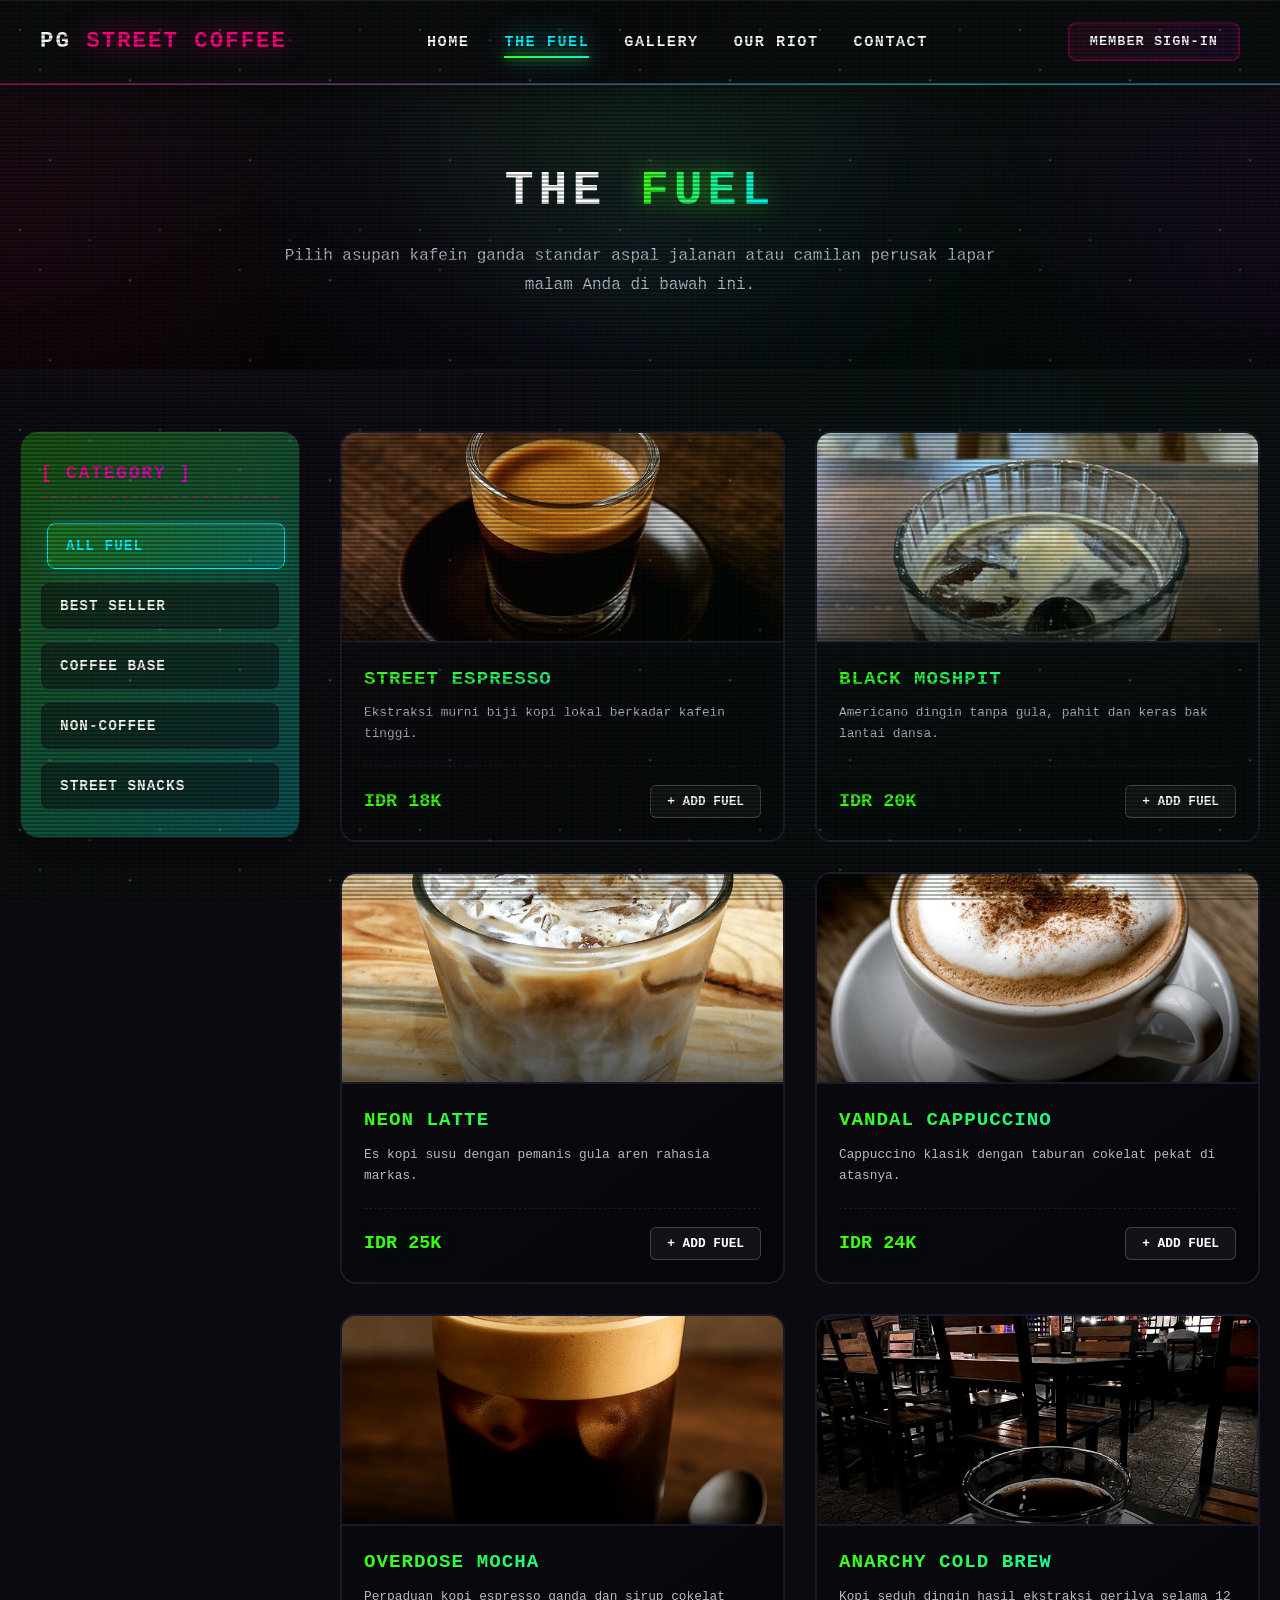
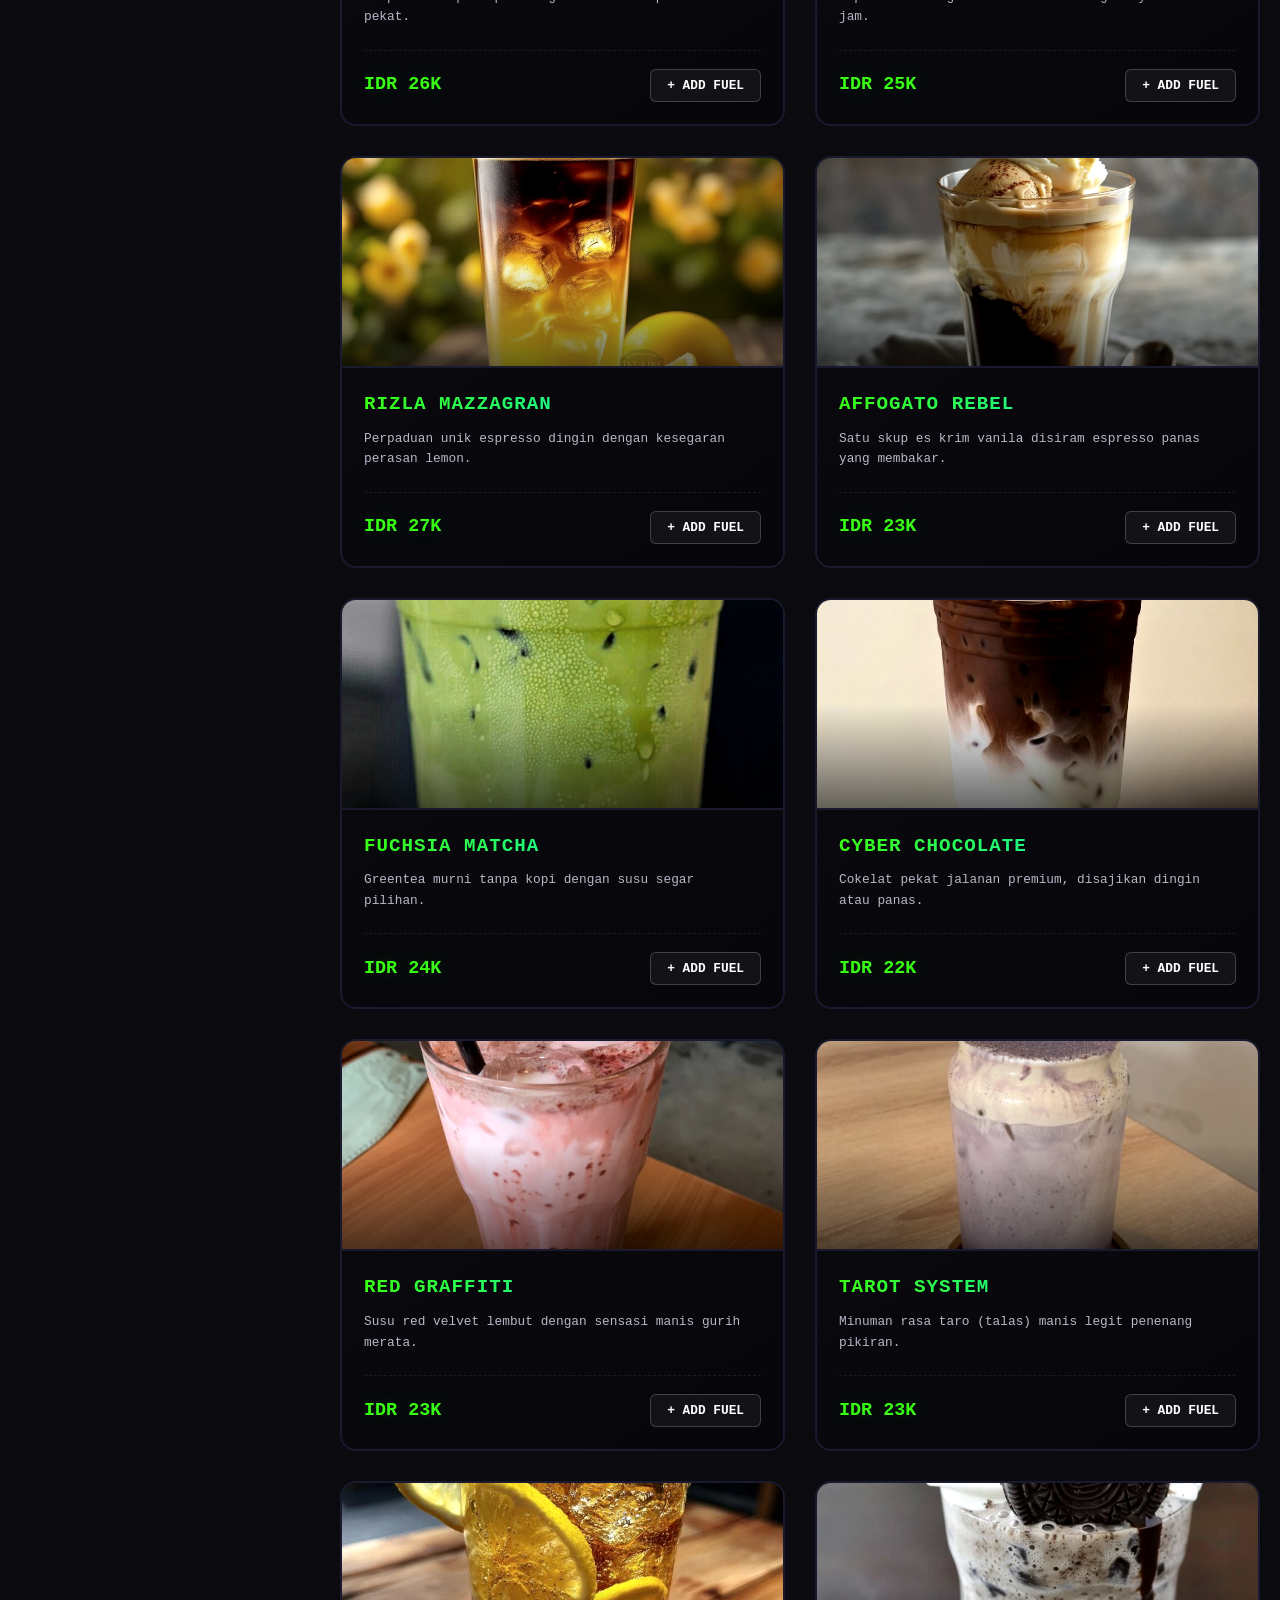
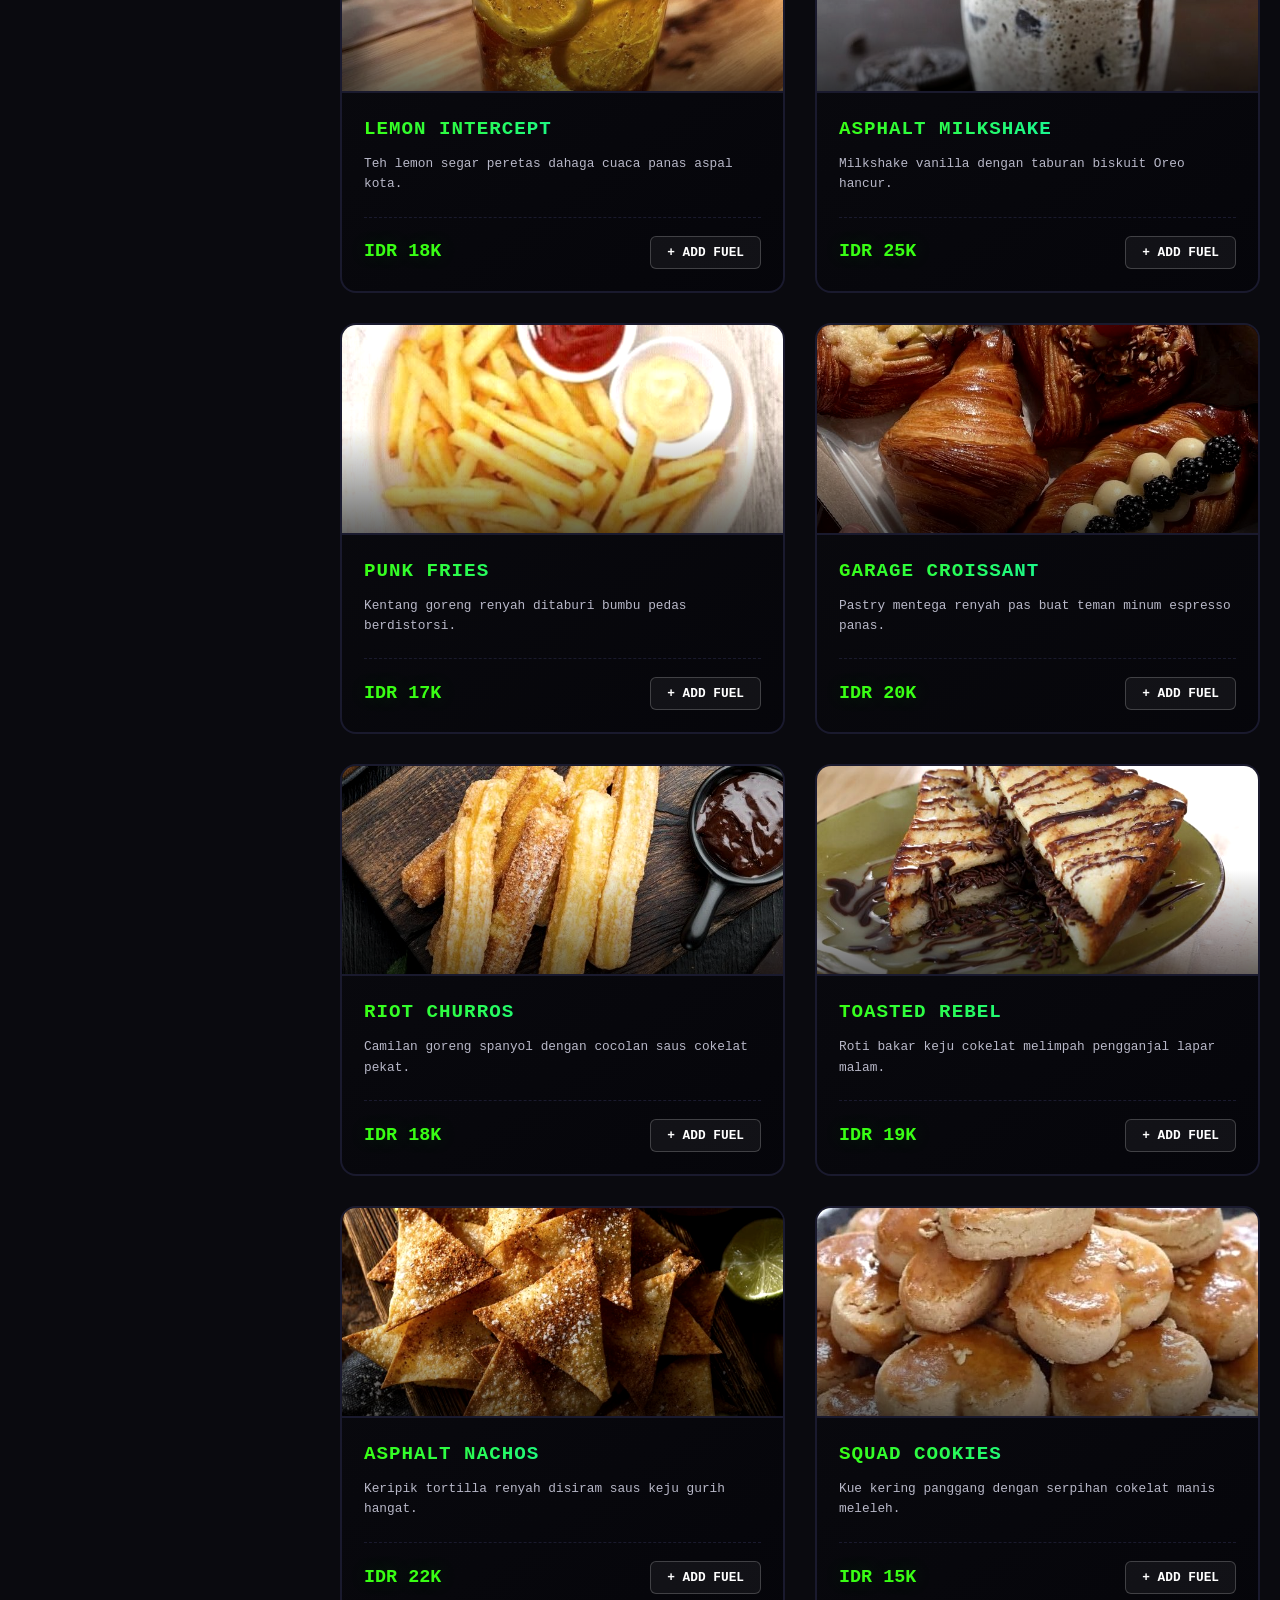
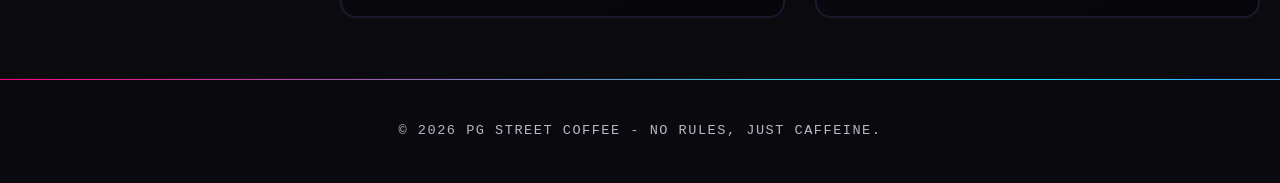
<file: menu.html>
<!DOCTYPE html>
<html lang="id">
<head>
    <meta charset="UTF-8">
    <meta name="viewport" content="width=device-width, initial-scale=1.0">
    <title>THE FUEL MENU - PG STREET COFFEE</title>
    <link rel="stylesheet" href="style.css">
</head>
<body>

    <nav class="navbar">
        <button id="hamburger-menu" class="hamburger">&#9776;</button>
        <div class="nav-logo">PG <span>STREET COFFEE</span></div>
        <ul class="nav-links" id="nav-links-container">
            <li><a href="index.html">HOME</a></li>
            <li><a href="menu.html" class="active-page">THE FUEL</a></li>
            <li><a href="gallery.html">GALLERY</a></li>
            <li><a href="about.html">OUR RIOT</a></li>
            <li><a href="contact.html">CONTACT</a></li>
            <li class="auth-only hidden"><a href="dashboard.html">DASHBOARD</a></li>
            <li class="auth-only hidden"><a href="profile.html">PROFILE</a></li>
        </ul>
        <div class="nav-actions">
            <a href="#" id="cart-trigger" class="cart-punk-link auth-only">
                <span class="cart-punk-icon">🛒</span>
                <span id="cart-count" class="cart-punk-badge">0</span>
            </a>
            <button id="auth-trigger" class="btn-nav">MEMBER SIGN-IN</button>
        </div>
    </nav>

    <header class="page-header">
        <h1 class="page-title">THE <span>FUEL</span></h1>
        <p class="page-subtitle">Pilih asupan kafein ganda standar aspal jalanan atau camilan perusak lapar malam Anda di bawah ini.</p>
    </header>

    <main class="menu-container">
        <div class="menu-content-wrapper">
            <aside class="menu-sidebar">
                <h3 class="sidebar-title">[ CATEGORY ]</h3>
                <div class="menu-tabs">
                    <button class="tab-btn active" data-category="all">ALL FUEL</button>
                    <button class="tab-btn" data-category="best">BEST SELLER</button>
                    <button class="tab-btn" data-category="coffee">COFFEE BASE</button>
                    <button class="tab-btn" data-category="noncoffee">NON-COFFEE</button>
                    <button class="tab-btn" data-category="snack">STREET SNACKS</button>
                </div>
            </aside>
            <div class="menu-grid" id="menu-grid"></div>
        </div>
    </main>

    <!-- AUTH MODAL -->
    <div class="auth-modal" id="auth-modal">
        <div class="modal-box">
            <button class="close-btn" id="close-auth">&times;</button>
            <div id="login-form-wrapper">
                <h2 class="modal-title">SQUAD <span>SIGN-IN</span></h2>
                <form id="login-form">
                    <div class="input-group">
                        <label>SQUAD EMAIL</label>
                        <input type="email" required placeholder="rebel@cyber.com">
                    </div>
                    <div class="input-group">
                        <label>PASSWORD SECURITY</label>
                        <input type="password" required placeholder="••••••••">
                    </div>
                    <button type="submit" class="btn-punk btn-block">MASUK MARKAS</button>
                </form>
                <p class="switch-text">Belum terdaftar? <a href="#" id="to-register">Buat ID Rebel Baru</a></p>
            </div>
            <div id="register-form-wrapper" class="hidden">
                <h2 class="modal-title">CREATE <span>REBEL ID</span></h2>
                <form id="register-form">
                    <div class="input-group">
                        <label>NAMA ALIAS (NICKNAME)</label>
                        <input type="text" required placeholder="X-Graffiti-X">
                    </div>
                    <div class="input-group">
                        <label>SQUAD EMAIL</label>
                        <input type="email" required placeholder="rebel@cyber.com">
                    </div>
                    <div class="input-group">
                        <label>PASSWORD SECURITY</label>
                        <input type="password" required placeholder="••••••••">
                    </div>
                    <button type="submit" class="btn-punk btn-block">DAFTARKAN SQUAD</button>
                </form>
                <p class="switch-text">Sudah punya ID? <a href="#" id="to-login">Kembali Login</a></p>
            </div>
        </div>
    </div>

    <!-- CART MODAL -->
    <div class="auth-modal" id="cart-modal">
        <div class="modal-box" style="border-color: #ff007f; box-shadow: 10px 10px 0px #39ff14;">
            <button class="close-btn" id="close-cart">&times;</button>
            <h2 class="modal-title">YOUR <span>ORDERS</span></h2>
            <div id="cart-items-container" style="max-height: 240px; overflow-y: auto; margin-bottom: 20px;"></div>
            <div style="display: flex; justify-content: space-between; border-top: 2px dashed #222; padding-top: 15px; margin-bottom: 25px; font-size: 1.2rem;">
                <span>TOTAL BELANJA:</span>
                <span id="cart-total-price" style="color: #39ff14;">IDR 0K</span>
            </div>
            <button id="btn-next-checkout" class="btn-punk btn-block">LANJUT KE PEMBAYARAN</button>
        </div>
    </div>

    <!-- CHECKOUT MODAL -->
    <div class="auth-modal" id="checkout-modal">
        <div class="modal-box" style="border-color: #39ff14; box-shadow: 10px 10px 0px #ff007f;">
            <button class="close-btn" id="close-checkout">&times;</button>
            <h2 class="modal-title">PILIH <span>PAYMENT</span></h2>
            <div style="margin-bottom: 30px;">
                <div class="method-group-punk">
                    <label class="method-option">
                        <input type="radio" name="punk-pay" value="qris" checked>
                        <div class="method-card">
                            <span class="method-icon">📱 QR</span>
                            <div class="method-text">
                                <h4>QRIS</h4>
                                <p>Pindai QR untuk pembayaran cepat.</p>
                            </div>
                        </div>
                    </label>
                    <label class="method-option">
                        <input type="radio" name="punk-pay" value="bank">
                        <div class="method-card">
                            <span class="method-icon">🏦</span>
                            <div class="method-text">
                                <h4>TRANSFER BANK</h4>
                                <p>Instruksi transfer dan nomor rekening akan ditampilkan.</p>
                            </div>
                        </div>
                    </label>
                    <label class="method-option">
                        <input type="radio" name="punk-pay" value="cod">
                        <div class="method-card">
                            <span class="method-icon">💵</span>
                            <div class="method-text">
                                <h4>CASH ON DELIVERY</h4>
                                <p>Bayar tunai di tempat kurir.</p>
                            </div>
                        </div>
                    </label>
                </div>
            </div>
            <button id="btn-checkout-punk" class="btn-punk btn-block" style="background-color: #39ff14; color: #000; border-color: #ff007f;">KONFIRMASI & BAYAR</button>
        </div>
    </div>

    <footer>
        <p>&copy; 2026 PG STREET COFFEE - NO RULES, JUST CAFFEINE.</p>
    </footer>

    <div id="toast-container" class="toast-container"></div>
    <script src="main.js"></script>
</body>
</html>
</file>
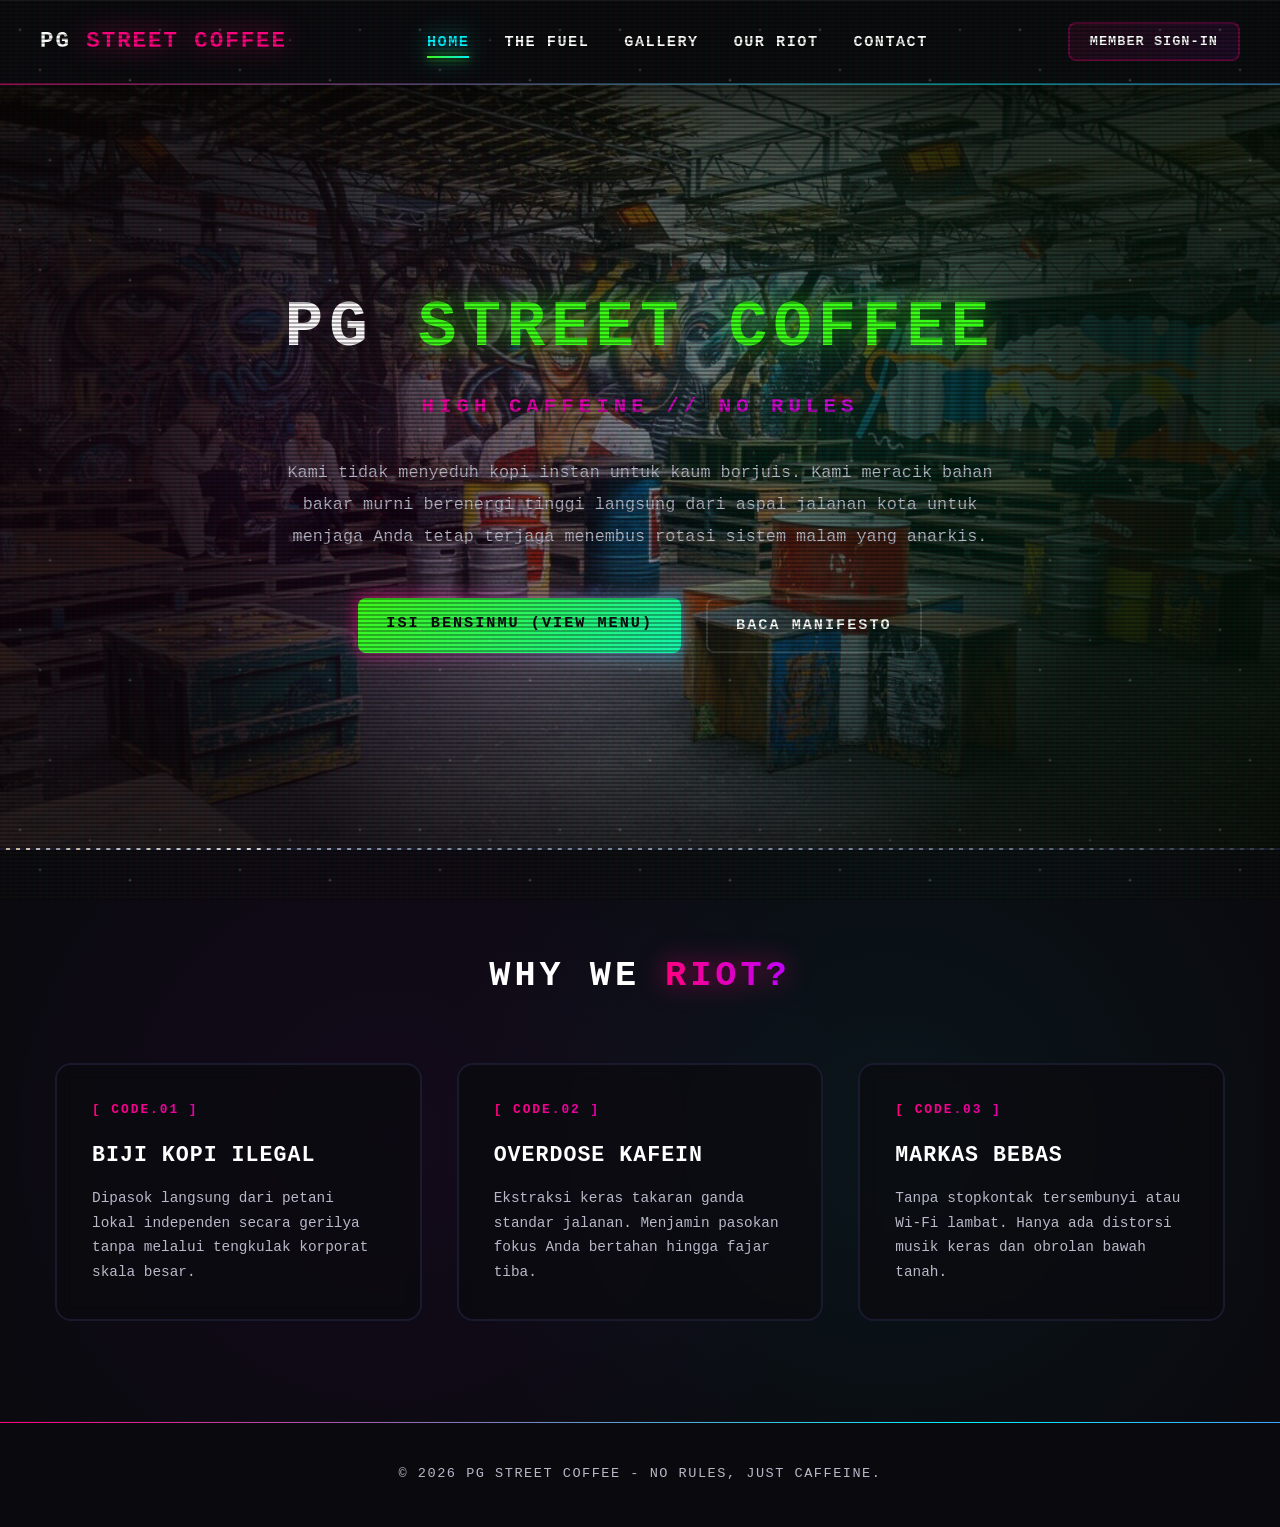
<file: profile.html>
<!DOCTYPE html>
<html lang="id">
<head>
    <meta charset="UTF-8">
    <meta name="viewport" content="width=device-width, initial-scale=1.0">
    <title>MY PROFILE - PG STREET COFFEE</title>
    <link rel="stylesheet" href="style.css">
</head>
<body>

    <nav class="navbar">
        <button id="hamburger-menu" class="hamburger">&#9776;</button>
        <div class="nav-logo">PG <span>STREET COFFEE</span></div>
        <ul class="nav-links" id="nav-links-container">
            <li><a href="index.html">HOME</a></li>
            <li><a href="menu.html">THE FUEL</a></li>
            <li><a href="gallery.html">GALLERY</a></li>
            <li><a href="about.html">OUR RIOT</a></li>
            <li><a href="contact.html">CONTACT</a></li>
            <li><a href="dashboard.html">DASHBOARD</a></li>
            <li><a href="profile.html" class="active-page">PROFILE</a></li>
        </ul>
        <div class="nav-actions">
            <button id="auth-trigger" class="btn-nav">MEMBER SIGN-IN</button>
        </div>
    </nav>

    <header class="page-header">
        <h1 class="page-title">MY <span>PROFILE</span></h1>
        <p class="page-subtitle">Kelola identitas dan preferensi pemberontak Anda di markas PG Street Coffee.</p>
    </header>

    <main class="profile-container">
        <div class="profile-content-wrapper">
            <section class="profile-card-section">
                <div class="profile-card">
                    <div class="profile-header">
                        <div class="profile-avatar"><span id="avatar-initial">A</span></div>
                        <div class="profile-info-header">
                            <h2 id="profile-name" class="profile-name">Abiiing</h2>
                            <p id="profile-member-id" class="profile-member-id">MEMBER ID: PGC-2024-001</p>
                            <p id="profile-email" class="profile-email">musuhsuperman622@gmail.com</p>
                        </div>
                    </div>
                    <div class="profile-stats">
                        <div class="stat-box">
                            <span class="stat-label">TOTAL ORDER</span>
                            <span class="stat-value" id="total-orders">28</span>
                        </div>
                        <div class="stat-box">
                            <span class="stat-label">LOYALTY POINT</span>
                            <span class="stat-value" id="loyalty-points">4,250</span>
                        </div>
                        <div class="stat-box">
                            <span class="stat-label">FAVORITE FUEL</span>
                            <span class="stat-value" id="fav-item">BLACK MOSH</span>
                        </div>
                        <div class="stat-box">
                            <span class="stat-label">MEMBER SINCE</span>
                            <span class="stat-value" id="member-since">2024</span>
                        </div>
                    </div>
                </div>
            </section>

            <div class="profile-sections-container">
                <section class="profile-section">
                    <h3 class="section-title">[ IDENTITAS PEMBERONTAK ]</h3>
                    <div class="section-content">
                        <form id="profile-form" class="profile-form">
                            <div class="form-group">
                                <label for="full-name">NAMA LENGKAP:</label>
                                <input type="text" id="full-name" placeholder="Masukkan nama Anda" value="Abiiing">
                            </div>
                            <div class="form-group">
                                <label for="email">EMAIL:</label>
                                <input type="email" id="email" placeholder="email@street.punk" value="musuhsuperman622@gmail.com">
                            </div>
                            <div class="form-group">
                                <label for="phone">NOMOR TELEPON:</label>
                                <input type="tel" id="phone" placeholder="+62 812-3456-7890" value="+62 812-3456-7890">
                            </div>
                            <div class="form-group">
                                <label for="address">ALAMAT MARKAS:</label>
                                <textarea id="address" placeholder="Jl. Asia Afrika" rows="3">Jl. Asia Afrika</textarea>
                            </div>
                            <button type="submit" class="btn-punk">PERBARUI PROFIL</button>
                        </form>
                    </div>
                </section>

                <section class="profile-section">
                    <h3 class="section-title">[ PREFERENSI REBEL ]</h3>
                    <div class="section-content">
                        <div class="preferences-grid">
                            <div class="pref-item">
                                <label for="fav-coffee">KOPI FAVORIT:</label>
                                <select id="fav-coffee">
                                    <option>BLACK MOSHPIT</option>
                                    <option>STREET ESPRESSO</option>
                                    <option>NEON LATTE</option>
                                    <option>VANDAL CAPPUCCINO</option>
                                </select>
                            </div>
                            <div class="pref-item">
                                <label for="caffeine-level">LEVEL KAFEIN:</label>
                                <select id="caffeine-level">
                                    <option>EKSTREM (DOUBLE SHOT)</option>
                                    <option>TINGGI (SINGLE SHOT)</option>
                                    <option>SEDANG (MIX)</option>
                                    <option>RENDAH (RINGAN)</option>
                                </select>
                            </div>
                            <div class="pref-item">
                                <label for="sugar-level">PREFERENSI GULA:</label>
                                <select id="sugar-level">
                                    <option>TANPA GULA</option>
                                    <option>SEDIKIT MANIS</option>
                                    <option>NORMAL</option>
                                    <option>SUPER MANIS</option>
                                </select>
                            </div>
                            <div class="pref-item">
                                <label for="drink-temp">SUHU MINUMAN:</label>
                                <select id="drink-temp">
                                    <option>PANAS (HOT)</option>
                                    <option>DINGIN (ICED)</option>
                                    <option>BLEND (CAMPUR)</option>
                                </select>
                            </div>
                        </div>
                        <button class="btn-punk-outline" onclick="savePreferences()">SIMPAN PREFERENSI</button>
                    </div>
                </section>

                <section class="profile-section">
                    <h3 class="section-title">[ TRANSAKSI TERBARU ]</h3>
                    <div class="section-content">
                        <div class="orders-list">
                            <div class="order-item">
                                <div class="order-left">
                                    <span class="order-date">15 Desember 2024</span>
                                    <span class="order-items">Black Moshpit x2 + Punk Fries x1</span>
                                </div>
                                <div class="order-right">
                                    <span class="order-price">IDR 55K</span>
                                    <span class="order-status completed">✓ SELESAI</span>
                                </div>
                            </div>
                            <div class="order-item">
                                <div class="order-left">
                                    <span class="order-date">14 Desember 2024</span>
                                    <span class="order-items">Neon Latte x1 + Garage Croissant x1</span>
                                </div>
                                <div class="order-right">
                                    <span class="order-price">IDR 45K</span>
                                    <span class="order-status completed">✓ SELESAI</span>
                                </div>
                            </div>
                            <div class="order-item">
                                <div class="order-left">
                                    <span class="order-date">12 Desember 2024</span>
                                    <span class="order-items">Overdose Mocha x3</span>
                                </div>
                                <div class="order-right">
                                    <span class="order-price">IDR 78K</span>
                                    <span class="order-status completed">✓ SELESAI</span>
                                </div>
                            </div>
                        </div>
                    </div>
                </section>

                <section class="profile-section">
                    <h3 class="section-title">[ PROGRAM LOYALITAS ]</h3>
                    <div class="section-content">
                        <div class="loyalty-card">
                            <div class="loyalty-header">
                                <h4>POIN LOYAL PEMBERONTAK</h4>
                                <span class="loyalty-total">4,250 POINTS</span>
                            </div>
                            <div class="progress-bar">
                                <div class="progress-fill" style="width: 70%"></div>
                            </div>
                            <p class="progress-text">Kumpulkan 750 poin lagi untuk tukar hadiah eksklusif</p>
                            <div class="rewards-preview">
                                <h5>REWARDS TERSEDIA:</h5>
                                <ul>
                                    <li>☕ Kopi Gratis (1,000 poin)</li>
                                    <li>🎁 Merchandise Eksklusif (2,500 poin)</li>
                                    <li>🔓 VIP Member 1 Bulan (5,000 poin)</li>
                                </ul>
                            </div>
                        </div>
                    </div>
                </section>

                <section class="profile-section">
                    <h3 class="section-title">[ KEAMANAN MARKAS ]</h3>
                    <div class="section-content">
                        <div class="security-items">
                            <div class="security-item">
                                <div class="security-info">
                                    <h5>KATA SANDI</h5>
                                    <p>Ubah kata sandi akun Anda secara berkala untuk keamanan maksimal</p>
                                </div>
                                <button class="btn-punk-outline" onclick="openPasswordModal()">UBAH PASSWORD</button>
                            </div>
                            <div class="security-item">
                                <div class="security-info">
                                    <h5>VERIFIKASI DUA FAKTOR</h5>
                                    <p>Aktifkan 2FA untuk perlindungan keamanan ekstra</p>
                                </div>
                                <button class="btn-punk-outline">AKTIFKAN 2FA</button>
                            </div>
                            <div class="security-item">
                                <div class="security-info">
                                    <h5>SESI AKTIF</h5>
                                    <p>Kelola perangkat yang terhubung dengan akun Anda</p>
                                </div>
                                <button class="btn-punk-outline">KELOLA SESI</button>
                            </div>
                        </div>
                    </div>
                </section>

                <section class="profile-section danger-zone">
                    <h3 class="section-title">[ ZONA BERBAHAYA ]</h3>
                    <div class="section-content">
                        <div class="danger-items">
                            <div class="danger-item">
                                <div>
                                    <h5>HAPUS AKUN</h5>
                                    <p>Tindakan ini tidak dapat dibatalkan. Semua data Anda akan dihapus permanen.</p>
                                </div>
                                <button class="btn-danger">HAPUS AKUN</button>
                            </div>
                        </div>
                    </div>
                </section>
            </div>
        </div>
    </main>

    <footer>
        <p>&copy; 2026 PG STREET COFFEE - NO RULES, JUST CAFFEINE.</p>
    </footer>

    <div id="toast-container" class="toast-container"></div>
    <script src="main.js"></script>
    <script>
        document.addEventListener('DOMContentLoaded', function() {
            const isLoggedIn = localStorage.getItem('punkLoggedIn') === 'true';
            if (!isLoggedIn) {
                window.location.href = 'index.html';
                return;
            }

            function savePreferences() {
                alert('✓ PREFERENSI TERSIMPAN! Kopi Anda siap sesuai seleramu.');
            }

            function openPasswordModal() {
                alert('🔐 Dialog ubah password (implementasi lebih lanjut diperlukan)');
            }

            window.savePreferences = savePreferences;
            window.openPasswordModal = openPasswordModal;
        });
    </script>
</body>
</html>
</file>
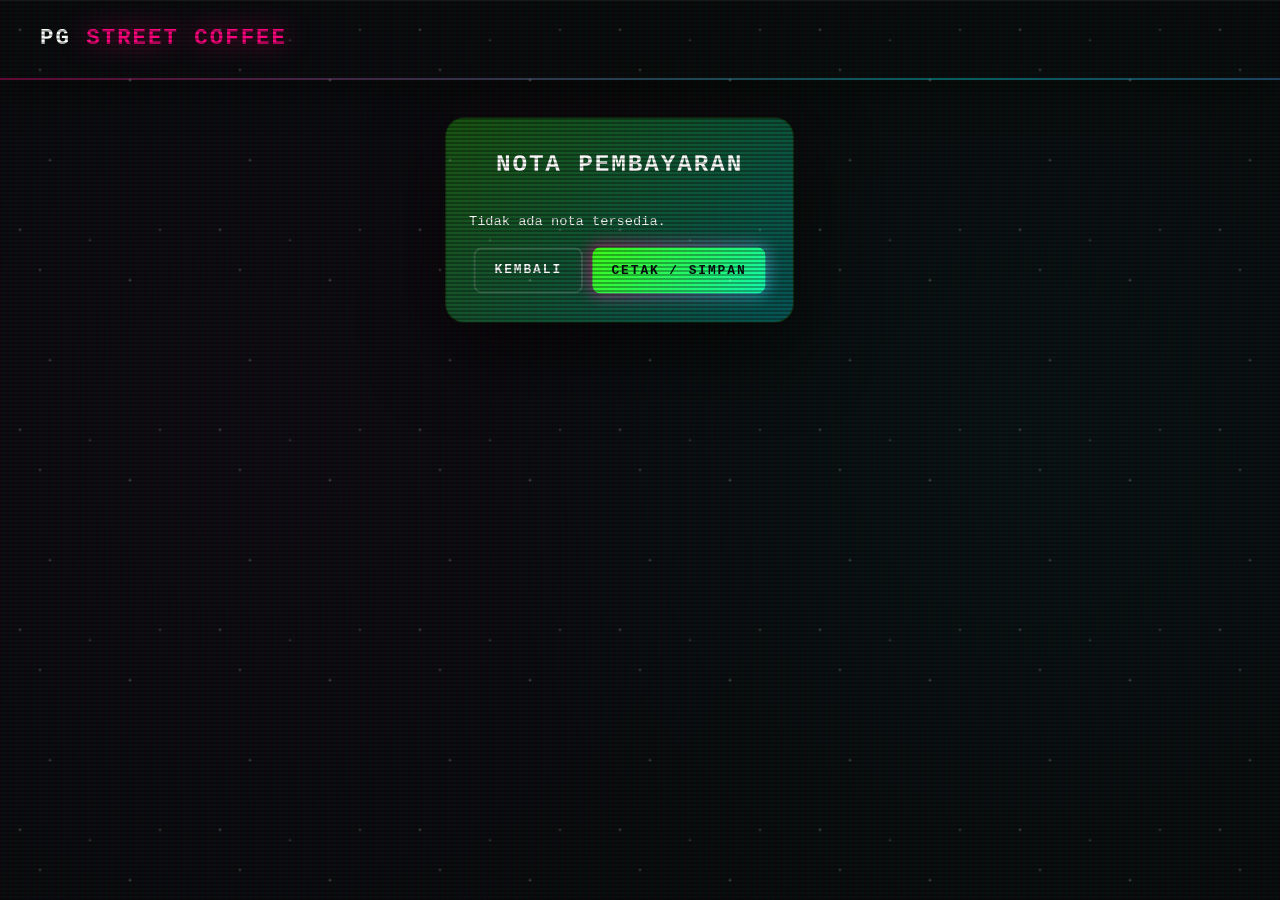
<file: receipt.html>
<!DOCTYPE html>
<html lang="id">
<head>
    <meta charset="UTF-8">
    <meta name="viewport" content="width=device-width, initial-scale=1.0">
    <title>NOTA - PG STREET COFFEE</title>
    <link rel="stylesheet" href="style.css">
    <style>
        .receipt-page {
            max-width: 440px;
            margin: 40px auto;
            padding: 12px 16px;
        }
        .receipt-page .modal-box {
            padding: 30px 24px;
            max-width: 100%;
        }
        .receipt-page #receipt-container {
            font-size: 0.9rem;
            line-height: 1.5;
        }
        .receipt-page .btn-punk,
        .receipt-page .btn-punk-outline {
            padding: 12px 20px;
            font-size: 0.85rem;
        }
        .receipt-block {
            border: 1px solid rgba(255,255,255,0.08);
            padding: 16px;
            border-radius: 18px;
            background: rgba(0,0,0,0.55);
        }
        .receipt-header, .receipt-info {
            display: flex;
            justify-content: space-between;
            gap: 12px;
            align-items: flex-start;
            margin-bottom: 12px;
            font-size: 0.9rem;
        }
        .receipt-header small, .receipt-info small {
            color: var(--text-muted);
        }
        .receipt-items {
            border-top: 1px solid rgba(255,255,255,0.08);
            padding-top: 10px;
        }
        .receipt-row {
            display: flex;
            justify-content: space-between;
            gap: 8px;
            padding: 6px 0;
            border-bottom: 1px dashed rgba(255,255,255,0.08);
            font-size: 0.88rem;
        }
        .receipt-row:last-child {
            border-bottom: none;
        }
        .receipt-row span {
            display: inline-block;
            min-width: 65px;
        }
        .receipt-meta {
            margin-top: 14px;
            font-size: 0.92rem;
            color: var(--text-muted);
        }
        .receipt-meta strong {
            color: var(--text-light);
            font-weight: 700;
        }
        @media print {
            .navbar, .receipt-page .btn-punk, .receipt-page .btn-punk-outline {
                display: none !important;
            }
            .receipt-page { margin: 0 !important; padding: 20px !important; }
            .receipt-page .modal-box { box-shadow: none !important; border: 1px solid #333 !important; }
        }
    </style>
</head>
<body>

    <nav class="navbar">
        <button id="hamburger-menu" class="hamburger">&#9776;</button>
        <div class="nav-logo">PG <span>STREET COFFEE</span></div>
    </nav>

    <main class="receipt-page">
        <div class="modal-box">
            <h2 class="modal-title">NOTA PEMBAYARAN</h2>
            <div id="receipt-container" style="margin-top:18px; font-family: 'Courier New', monospace;"></div>
            <div style="margin-top:16px; display:flex; gap:10px; flex-wrap:wrap; justify-content:center;">
                <a href="menu.html" class="btn-punk-outline" style="padding:10px 18px; font-size:0.88rem;">KEMBALI</a>
                <button id="print-receipt" class="btn-punk" style="padding:10px 18px; font-size:0.88rem;">CETAK / SIMPAN</button>
            </div>
        </div>
    </main>

    <script>
        document.addEventListener('DOMContentLoaded', function() {
            let data = JSON.parse(localStorage.getItem('punkLastReceipt') || 'null');
            const container = document.getElementById('receipt-container');
            if (!data) {
                container.innerHTML = '<p>Tidak ada nota tersedia.</p>';
                return;
            }

            const itemsHtml = data.items.map(function(i) {
                return '<div class="receipt-row"><span>' + i.name + ' x' + i.quantity + '</span><span>IDR ' + i.price + 'K</span></div>';
            }).join('');

            let extraSection = '';
            if (data.method === 'qris') {
                extraSection = '<div style="margin-top:12px; text-align:center;"><p>Silakan pindai QR untuk membayar</p></div>';
            } else if (data.method === 'bank') {
                extraSection = '<div style="margin-top:12px;"><p>Instruksi transfer:</p><pre style="background:#000; padding:10px; border-radius:6px;">' + (data.bankInfo || 'Bank info tidak tersedia') + '</pre></div>';
            } else if (data.method === 'cod') {
                extraSection = '<p>COD: Siapkan pembayaran tunai saat kurir tiba.</p>';
            }

            container.innerHTML = `
                <div class="receipt-block">
                    <div class="receipt-header">
                        <div>
                            <div><strong>Nota#</strong> ${data.receiptId}</div>
                            <small>${new Date(data.createdAt).toLocaleString()}</small>
                        </div>
                        <div style="text-align:right; min-width: 140px;">
                            <div class="receipt-meta"><strong>Metode:</strong> ${data.method.toUpperCase()}</div>
                            <div class="receipt-meta"><strong>Status:</strong> ${data.status ? data.status.toUpperCase() : ''}</div>
                            <div class="receipt-meta"><strong>Total:</strong> IDR ${data.total}K</div>
                        </div>
                    </div>
                    <div class="receipt-items">${itemsHtml}</div>
                    ${extraSection}
                </div>
            `;

            document.getElementById('print-receipt').addEventListener('click', function() {
                window.print();
            });
        });
    </script>
</body>
</html>
</file>
<file: style.css>
/* ==========================================================================
   1. GLOBAL SYSTEM DEFINITIONS & PREMIUM EFFECT RESET
   ========================================================================== */
:root {
    --bg-dark: #0a0a0f;
    --bg-card: rgba(12, 12, 20, 0.85);
    --neon-green: #39ff14;
    --neon-pink: #ff007f;
    --neon-cyan: #00f2fe;
    --neon-yellow: #f7ff00;
    --neon-purple: #bf00ff;
    --neon-orange: #ff6a00;
    --neon-red: #ff0040;
    --neon-blue: #0066ff;
    --text-light: #ffffff;
    --text-muted: #b8b8c8;
    --border-dark: #1a1a2e;
    --cyber-glow-green: drop-shadow(0 0 13px rgba(57, 255, 20, 0.65));
    --cyber-glow-pink: drop-shadow(0 0 13px rgba(255, 0, 127, 0.65));
    --cyber-glow-cyan: drop-shadow(0 0 13px rgba(0, 242, 254, 0.65));
    --cyber-glow-purple: drop-shadow(0 0 13px rgba(191, 0, 255, 0.65));
    --cyber-glow-yellow: drop-shadow(0 0 13px rgba(247, 255, 0, 0.65));
}

* {
    margin: 0;
    padding: 0;
    box-sizing: border-box;
    font-family: 'Courier New', Courier, monospace;
}

body {
    background-color: var(--bg-dark);
    color: var(--text-light);
    overflow-x: hidden;
    line-height: 1.5;
    position: relative;
}

/* Efek Mewah: Latar Belakang Digital Grid & Garis Scanline Samar */
body::before {
    content: " ";
    display: block;
    position: fixed;
    top: 0; left: 0; bottom: 0; right: 0;
    background: 
        linear-gradient(rgba(18, 16, 16, 0) 50%, rgba(0, 0, 0, 0.3) 50%),
        linear-gradient(90deg, rgba(255, 0, 0, 0.03), rgba(0, 255, 0, 0.02), rgba(0, 255, 0, 0.03)),
        radial-gradient(circle at 20% 50%, rgba(191, 0, 255, 0.03), transparent 50%),
        radial-gradient(circle at 80% 50%, rgba(0, 242, 254, 0.03), transparent 50%);
    z-index: 99999;
    background-size: 100% 4px, 6px 100%, 100% 100%, 100% 100%;
    pointer-events: none;
}

/* Efek Partikel Bintang Animasi */
body::after {
    content: '';
    position: fixed;
    top: 0;
    left: 0;
    width: 100%;
    height: 100%;
    background-image: 
        radial-gradient(2px 2px at 20px 30px, #eee, transparent),
        radial-gradient(2px 2px at 40px 70px, rgba(255,255,255,0.8), transparent),
        radial-gradient(2px 2px at 50px 160px, #ddd, transparent),
        radial-gradient(2px 2px at 90px 40px, rgba(255,255,255,0.6), transparent),
        radial-gradient(2px 2px at 130px 80px, #fff, transparent),
        radial-gradient(2px 2px at 160px 30px, rgba(255,255,255,0.7), transparent);
    background-size: 200px 200px;
    background-repeat: repeat;
    opacity: 0.3;
    pointer-events: none;
    z-index: 99998;
    animation: twinkle 4s ease-in-out infinite alternate;
}

@keyframes twinkle {
    0% { opacity: 0.2; }
    100% { opacity: 0.5; }
}

/* Kustomisasi Scrollbar Mewah Menyala */
::-webkit-scrollbar {
    width: 10px;
}
::-webkit-scrollbar-track {
    background: #0a0a0f;
    border-left: 1px solid var(--border-dark);
}
::-webkit-scrollbar-thumb {
    background: linear-gradient(180deg, var(--neon-pink), var(--neon-purple), var(--neon-cyan));
    border-radius: 5px;
    box-shadow: 0 0 15px rgba(255, 0, 127, 0.3);
}
::-webkit-scrollbar-thumb:hover {
    background: linear-gradient(180deg, var(--neon-green), var(--neon-cyan), var(--neon-pink));
    box-shadow: 0 0 25px rgba(57, 255, 20, 0.4);
}

/* ==========================================================================
   2. GLOBAL UTILITY BUTTONS (PREMIUM GLITCH & NEON EFFECT)
   ========================================================================== */
.btn-punk {
    background: linear-gradient(135deg, var(--neon-green), var(--neon-cyan), var(--neon-purple));
    background-size: 300% 300%;
    color: var(--bg-dark);
    border: none;
    padding: 14px 28px;
    font-size: 0.95rem;
    font-weight: 900;
    letter-spacing: 2px;
    cursor: pointer;
    position: relative;
    transition: 0.3s ease;
    text-transform: uppercase;
    display: inline-block;
    text-decoration: none;
    text-align: center;
    border-radius: 8px;
    animation: gradientShift 4s ease-in-out infinite;
    box-shadow: 0 0 20px rgba(255, 0, 127, 0.2);
}

@keyframes gradientShift {
    0%, 100% { background-position: 0% 50%; }
    50% { background-position: 100% 50%; }
}

.btn-punk::before {
    content: '';
    position: absolute;
    inset: -3px;
    border-radius: 10px;
    background: linear-gradient(135deg, var(--neon-pink), var(--neon-cyan), var(--neon-purple), var(--neon-green));
    background-size: 300% 300%;
    z-index: -1;
    animation: gradientShift 3s ease-in-out infinite;
    filter: blur(8px);
    opacity: 0.6;
}

.btn-punk:hover {
    transform: translateY(-3px) scale(1.02);
    box-shadow: 0 0 40px rgba(255, 0, 127, 0.4), 0 0 60px rgba(0, 242, 254, 0.2);
}

.btn-punk-outline {
    background-color: transparent;
    color: var(--text-light);
    border: 2px solid rgba(255,255,255,0.15);
    padding: 14px 28px;
    font-size: 0.95rem;
    font-weight: 900;
    letter-spacing: 2px;
    cursor: pointer;
    transition: 0.3s ease;
    text-transform: uppercase;
    display: inline-block;
    text-decoration: none;
    text-align: center;
    border-radius: 8px;
    position: relative;
    overflow: hidden;
}

.btn-punk-outline::before {
    content: '';
    position: absolute;
    top: 0;
    left: -100%;
    width: 100%;
    height: 100%;
    background: linear-gradient(90deg, transparent, rgba(57, 255, 20, 0.1), transparent);
    transition: 0.5s ease;
}

.btn-punk-outline:hover::before {
    left: 100%;
}

.btn-punk-outline:hover {
    border-color: var(--neon-cyan);
    color: var(--neon-cyan);
    box-shadow: 0 0 30px rgba(0, 242, 254, 0.2), inset 0 0 20px rgba(0, 242, 254, 0.05);
    transform: translateY(-2px);
}

.btn-block {
    width: 100%;
    display: block;
}

.btn-punk-outline.small {
    padding: 8px 16px;
    font-size: 0.75rem;
}

.btn-punk-outline.small:hover {
    transform: translateY(-1px);
}

/* ==========================================================================
   3. NAVBAR SYSTEM (PREMIUM GLASSMORPHISM & BLUR BACKGROUND)
   ========================================================================== */
.navbar {
    display: flex;
    justify-content: space-between;
    align-items: center;
    background: rgba(10, 10, 15, 0.85);
    backdrop-filter: blur(20px);
    -webkit-backdrop-filter: blur(20px);
    border-bottom: 2px solid rgba(255, 255, 255, 0.05);
    box-shadow: 0 4px 40px rgba(0, 0, 0, 0.6), inset 0 1px 0 rgba(255,255,255,0.05);
    padding: 22px 40px;
    position: sticky;
    top: 0;
    z-index: 999;
}

.navbar::after {
    content: '';
    position: absolute;
    bottom: -2px;
    left: 0;
    width: 100%;
    height: 2px;
    background: linear-gradient(90deg, var(--neon-pink), var(--neon-cyan), var(--neon-purple), var(--neon-green), var(--neon-pink));
    background-size: 300% 100%;
    animation: gradientShift 3s ease-in-out infinite;
    opacity: 0.5;
}

.nav-logo {
    font-size: 1.4rem;
    font-weight: 900;
    letter-spacing: 2px;
    color: var(--text-light);
    animation: neonPulse 2s infinite alternate;
    position: relative;
}

.nav-logo span {
    color: var(--neon-pink);
    filter: var(--cyber-glow-pink);
}

@keyframes neonPulse {
    0%, 100% { text-shadow: 0 0 2px rgba(255,255,255,0.3); }
    50% { text-shadow: 0 0 8px rgba(255, 255, 255, 0.6), 0 0 20px rgba(255, 0, 127, 0.2); }
}

.nav-links {
    display: flex;
    list-style: none;
    gap: 35px;
}

.nav-links a {
    color: var(--text-light);
    text-decoration: none;
    font-size: 0.95rem;
    font-weight: bold;
    letter-spacing: 1.5px;
    position: relative;
    transition: 0.3s ease;
    padding: 5px 0;
}

.nav-links a::before {
    content: '';
    position: absolute;
    bottom: -2px;
    left: 0;
    width: 0;
    height: 2px;
    background: linear-gradient(90deg, var(--neon-green), var(--neon-cyan));
    transition: 0.3s ease;
    box-shadow: 0 0 10px var(--neon-green);
}

.nav-links a:hover::before,
.nav-links a.active-page::before {
    width: 100%;
}

.nav-links a:hover,
.nav-links a.active-page {
    color: var(--neon-cyan);
    filter: var(--cyber-glow-cyan);
    text-shadow: 0 0 20px rgba(0, 242, 254, 0.2);
}

.nav-actions {
    display: flex;
    align-items: center;
    gap: 25px;
}

.cart-punk-link {
    text-decoration: none;
    position: relative;
    display: flex;
    align-items: center;
    transition: 0.3s ease;
}

.cart-punk-link:hover {
    transform: scale(1.15) rotate(-5deg);
}

.cart-punk-icon {
    font-size: 1.5rem;
    filter: drop-shadow(0 0 8px rgba(255,255,255,0.2));
    transition: 0.3s ease;
}

.cart-punk-link:hover .cart-punk-icon {
    filter: drop-shadow(0 0 20px var(--neon-pink));
}

.cart-punk-badge {
    position: absolute;
    top: -10px;
    right: -12px;
    background: linear-gradient(135deg, var(--neon-pink), var(--neon-purple));
    color: #000;
    font-size: 0.75rem;
    font-weight: bold;
    padding: 3px 7px;
    border-radius: 50%;
    box-shadow: 0 0 20px rgba(255, 0, 127, 0.4);
    animation: badgePulse 2s ease-in-out infinite;
}

@keyframes badgePulse {
    0%, 100% { box-shadow: 0 0 20px rgba(255, 0, 127, 0.4); }
    50% { box-shadow: 0 0 40px rgba(255, 0, 127, 0.8), 0 0 60px rgba(191, 0, 255, 0.4); }
}

.btn-nav {
    background: linear-gradient(135deg, rgba(255, 0, 127, 0.1), rgba(191, 0, 255, 0.1));
    border: 2px solid rgba(255, 0, 127, 0.3);
    color: var(--text-light);
    padding: 10px 20px;
    cursor: pointer;
    font-weight: bold;
    font-size: 0.85rem;
    letter-spacing: 1px;
    transition: 0.3s ease;
    border-radius: 8px;
    position: relative;
    overflow: hidden;
}

.btn-nav::before {
    content: '';
    position: absolute;
    top: 0;
    left: -100%;
    width: 100%;
    height: 100%;
    background: linear-gradient(90deg, transparent, rgba(255, 0, 127, 0.2), transparent);
    transition: 0.5s ease;
}

.btn-nav:hover::before {
    left: 100%;
}

.btn-nav:hover {
    color: #000;
    border-color: var(--neon-green);
    background: linear-gradient(135deg, var(--neon-green), var(--neon-cyan));
    box-shadow: 0 0 30px rgba(57, 255, 20, 0.3);
    transform: translateY(-2px);
}

.hamburger {
    display: none;
    background: none;
    border: none;
    color: var(--text-light);
    font-size: 1.8rem;
    cursor: pointer;
    transition: 0.3s ease;
}

.hamburger:hover {
    color: var(--neon-pink);
    transform: rotate(90deg);
}

.auth-only.hidden {
    display: none !important;
}

/* ==========================================================================
   4. HOME HERO & HIGHLIGHT SECTION (DRAMATIC DISTORTION)
   ========================================================================== */
.hero {
    min-height: 85vh;
    display: flex;
    align-items: center;
    justify-content: center;
    text-align: center;
    padding: 60px 20px;
    background:
        radial-gradient(circle at center, rgba(0,0,0,0.3), rgba(0,0,0,0.85) 65%),
        radial-gradient(circle at 20% 50%, rgba(191, 0, 255, 0.15), transparent 50%),
        radial-gradient(circle at 80% 50%, rgba(0, 242, 254, 0.15), transparent 50%),
        linear-gradient(180deg, rgba(57,255,20,0.05), rgba(255,0,127,0.05)),
        url('image/hero.jpg');
    background-size: cover;
    background-position: center;
    background-repeat: no-repeat;
    border-bottom: 2px dashed var(--border-dark);
    position: relative;
    overflow: hidden;
}

.hero::before {
    content: '';
    position: absolute;
    top: -50%;
    left: -50%;
    width: 200%;
    height: 200%;
    background: conic-gradient(from 0deg at 50% 50%, transparent, rgba(57, 255, 20, 0.03), transparent, rgba(255, 0, 127, 0.03), transparent);
    animation: rotate 20s linear infinite;
    pointer-events: none;
}

@keyframes rotate {
    from { transform: rotate(0deg); }
    to { transform: rotate(360deg); }
}

.hero-content {
    position: relative;
    z-index: 1;
}

.brand-logo {
    font-size: 4rem;
    letter-spacing: 6px;
    margin-bottom: 15px;
    text-transform: uppercase;
    font-weight: 900;
    position: relative;
}

.brand-logo span {
    color: var(--neon-green);
    filter: var(--cyber-glow-green);
    animation: glitchText 3s infinite alternate;
}

@keyframes glitchText {
    0%, 95%, 100% { text-shadow: 0 0 8px rgba(57, 255, 20, 0.6), 0 0 20px rgba(57, 255, 20, 0.2); }
    96% { text-shadow: -4px 0 var(--neon-pink), 4px 0 var(--neon-cyan), 0 0 30px rgba(255, 0, 127, 0.5); opacity: 0.9; }
    98% { text-shadow: 4px 0 var(--neon-pink), -4px 0 var(--neon-cyan), 0 0 30px rgba(0, 242, 254, 0.5); opacity: 0.8; }
}

.tagline {
    font-size: 1.3rem;
    background: linear-gradient(90deg, var(--neon-pink), var(--neon-purple), var(--neon-cyan), var(--neon-green));
    background-size: 300% 100%;
    -webkit-background-clip: text;
    -webkit-text-fill-color: transparent;
    background-clip: text;
    letter-spacing: 5px;
    margin-bottom: 35px;
    font-weight: bold;
    animation: gradientShift 3s ease-in-out infinite;
    text-shadow: none;
}

.sub-tagline {
    font-size: 1.05rem;
    color: var(--text-muted);
    margin-bottom: 45px;
    line-height: 1.9;
    max-width: 750px;
    margin-left: auto;
    margin-right: auto;
    text-shadow: 0 0 20px rgba(0,0,0,0.5);
}

.hero-buttons {
    display: flex;
    justify-content: center;
    gap: 25px;
    flex-wrap: wrap;
}

/* Highlight section info */
.highlight-section {
    padding: 100px 40px;
    max-width: 1250px;
    margin: 0 auto;
    position: relative;
}

.highlight-section::before {
    content: '';
    position: absolute;
    top: 0;
    left: 0;
    right: 0;
    bottom: 0;
    background: radial-gradient(circle at 30% 50%, rgba(191, 0, 255, 0.05), transparent 50%),
                radial-gradient(circle at 70% 50%, rgba(0, 242, 254, 0.05), transparent 50%);
    pointer-events: none;
}

.section-title {
    font-size: 2.2rem;
    letter-spacing: 4px;
    margin-bottom: 60px;
    text-align: center;
    position: relative;
}

.section-title span {
    background: linear-gradient(90deg, var(--neon-pink), var(--neon-purple));
    -webkit-background-clip: text;
    -webkit-text-fill-color: transparent;
    background-clip: text;
    filter: var(--cyber-glow-pink);
}

.highlight-grid {
    display: grid;
    grid-template-columns: repeat(auto-fit, minmax(300px, 1fr));
    gap: 35px;
    position: relative;
    z-index: 1;
}

.highlight-card {
    background: rgba(10, 10, 15, 0.7);
    border: 2px solid var(--border-dark);
    padding: 35px;
    position: relative;
    transition: 0.4s cubic-bezier(0.25, 0.8, 0.25, 1);
    backdrop-filter: blur(10px);
    border-radius: 16px;
    overflow: hidden;
}

.highlight-card::before {
    content: '';
    position: absolute;
    top: 0;
    left: 0;
    right: 0;
    bottom: 0;
    background: linear-gradient(135deg, rgba(57, 255, 20, 0.05), rgba(255, 0, 127, 0.05));
    opacity: 0;
    transition: 0.4s ease;
}

.highlight-card:hover::before {
    opacity: 1;
}

.highlight-card::after {
    content: '';
    position: absolute;
    top: -2px;
    left: -2px;
    right: -2px;
    bottom: -2px;
    background: linear-gradient(135deg, var(--neon-green), var(--neon-cyan), var(--neon-purple), var(--neon-pink));
    background-size: 300% 300%;
    z-index: -1;
    border-radius: 18px;
    animation: gradientShift 4s ease-in-out infinite;
    opacity: 0;
    transition: 0.4s ease;
}

.highlight-card:hover::after {
    opacity: 0.5;
}

.highlight-card:hover {
    transform: translateY(-10px) scale(1.02);
    border-color: transparent;
    box-shadow: 0 20px 40px rgba(0, 0, 0, 0.4);
}

.card-tag {
    background: linear-gradient(90deg, var(--neon-pink), var(--neon-purple));
    -webkit-background-clip: text;
    -webkit-text-fill-color: transparent;
    background-clip: text;
    font-size: 0.8rem;
    font-weight: bold;
    display: block;
    margin-bottom: 20px;
    letter-spacing: 2px;
}

.highlight-card h3 {
    font-size: 1.35rem;
    margin-bottom: 15px;
    letter-spacing: 1px;
    color: var(--text-light);
}

.highlight-card p {
    color: var(--text-muted);
    font-size: 0.9rem;
    line-height: 1.7;
}

/* ==========================================================================
   5. PAGE HEADERS (SHARED INTERFACE)
   ========================================================================== */
.page-header {
    text-align: center;
    padding: 70px 20px;
    background: 
        radial-gradient(circle at top, rgba(57, 255, 20, 0.08), transparent 40%),
        radial-gradient(circle at left, rgba(255, 0, 127, 0.08), transparent 25%),
        radial-gradient(circle at right, rgba(191, 0, 255, 0.08), transparent 25%),
        linear-gradient(to bottom, #0a0a0f, #010101);
    border-bottom: 1px solid rgba(255, 255, 255, 0.05);
    position: relative;
    overflow: hidden;
}

.page-header::before {
    content: '';
    position: absolute;
    top: -50%;
    left: -50%;
    width: 200%;
    height: 200%;
    background: 
        radial-gradient(circle, rgba(0, 242, 254, 0.05), transparent 30%),
        radial-gradient(circle, rgba(191, 0, 255, 0.05), transparent 30%);
    animation: rotate 30s linear infinite;
    pointer-events: none;
}

.page-header > * {
    position: relative;
    z-index: 1;
}

.page-title {
    font-size: 3rem;
    letter-spacing: 5px;
    margin-bottom: 15px;
    text-transform: uppercase;
    color: var(--text-light);
}

.page-title span {
    background: linear-gradient(90deg, var(--neon-green), var(--neon-cyan));
    -webkit-background-clip: text;
    -webkit-text-fill-color: transparent;
    background-clip: text;
    filter: var(--cyber-glow-green);
}

.page-subtitle {
    max-width: 760px;
    margin: 0 auto;
    color: var(--text-muted);
    font-size: 1rem;
    line-height: 1.8;
}

/* ==========================================================================
   6. MENU SYSTEM (PREMIUM STICKY SIDEBAR & GRADIENT CARDS)
   ========================================================================== */
.menu-container {
    padding: 60px 20px;
    max-width: 1320px;
    margin: 0 auto;
}

.menu-content-wrapper {
    display: grid;
    grid-template-columns: minmax(220px, 280px) 1fr;
    gap: 40px;
    align-items: start;
}

.menu-sidebar {
    background: rgba(10, 10, 15, 0.85);
    backdrop-filter: blur(20px);
    border: 1px solid rgba(255, 255, 255, 0.05);
    padding: 28px 20px;
    position: sticky;
    top: 110px;
    border-radius: 18px;
    box-shadow: 0 15px 40px rgba(0, 0, 0, 0.4), inset 0 1px 0 rgba(255,255,255,0.05);
    z-index: 10;
    overflow: hidden;
}

.menu-sidebar::before {
    content: '';
    position: absolute;
    top: -2px;
    left: -2px;
    right: -2px;
    bottom: -2px;
    background: linear-gradient(135deg, var(--neon-green), var(--neon-cyan), var(--neon-purple), var(--neon-pink));
    background-size: 300% 300%;
    z-index: -1;
    border-radius: 20px;
    animation: gradientShift 4s ease-in-out infinite;
    opacity: 0.3;
}

.sidebar-title {
    font-size: 1.1rem;
    background: linear-gradient(90deg, var(--neon-pink), var(--neon-purple));
    -webkit-background-clip: text;
    -webkit-text-fill-color: transparent;
    background-clip: text;
    letter-spacing: 2px;
    margin-bottom: 25px;
    border-bottom: 2px dashed rgba(255, 0, 127, 0.3);
    padding-bottom: 10px;
}

.menu-sidebar .menu-tabs {
    display: flex;
    flex-direction: column;
    gap: 14px;
}

.menu-sidebar .tab-btn {
    width: 100%;
    text-align: left;
    padding: 14px 18px;
    font-size: 0.9rem;
    font-weight: bold;
    letter-spacing: 1px;
    background: rgba(8, 8, 12, 0.5);
    color: var(--text-light);
    border: 1px solid var(--border-dark);
    cursor: pointer;
    transition: 0.3s cubic-bezier(0.25, 0.46, 0.45, 0.94);
    border-radius: 8px;
}

.menu-sidebar .tab-btn:hover {
    background: rgba(57, 255, 20, 0.1);
    border-color: var(--neon-green);
    box-shadow: 0 0 20px rgba(57, 255, 20, 0.1);
}

.menu-sidebar .tab-btn.active {
    background: linear-gradient(135deg, rgba(57, 255, 20, 0.2), rgba(0, 242, 254, 0.2));
    color: var(--neon-cyan);
    border-color: var(--neon-cyan);
    box-shadow: 0 0 30px rgba(0, 242, 254, 0.15), inset 0 0 20px rgba(0, 242, 254, 0.05);
    transform: translateX(6px);
}

.menu-grid {
    display: grid;
    grid-template-columns: repeat(auto-fill, minmax(290px, 1fr));
    gap: 30px;
}

.menu-item-card {
    background: linear-gradient(145deg, rgba(10, 10, 15, 0.9), rgba(5, 5, 10, 0.95));
    border: 2px solid var(--border-dark);
    display: flex;
    flex-direction: column;
    position: relative;
    transition: 0.4s cubic-bezier(0.215, 0.610, 0.355, 1);
    border-radius: 16px;
    overflow: hidden;
}

.menu-item-card::before {
    content: '';
    position: absolute;
    inset: -2px;
    border-radius: 18px;
    background: linear-gradient(135deg, var(--neon-green), var(--neon-cyan), var(--neon-purple), var(--neon-pink));
    background-size: 300% 300%;
    z-index: -1;
    animation: gradientShift 4s ease-in-out infinite;
    opacity: 0;
    transition: 0.4s ease;
}

.menu-item-card:hover::before {
    opacity: 0.3;
}

.menu-item-card:hover {
    border-color: transparent;
    box-shadow: 0 20px 40px rgba(0, 0, 0, 0.5), 0 0 40px rgba(0, 242, 254, 0.05);
    transform: translateY(-8px);
}

.menu-img-box {
    width: 100%;
    height: 210px;
    overflow: hidden;
    border-bottom: 2px solid var(--border-dark);
    background-color: #0e0e12;
    position: relative;
}

.menu-img-box::after {
    content: '';
    position: absolute;
    bottom: 0;
    left: 0;
    right: 0;
    height: 50%;
    background: linear-gradient(transparent, rgba(0,0,0,0.6));
}

.menu-img-box img {
    width: 100%;
    height: 100%;
    object-fit: cover;
    filter: grayscale(20%) contrast(110%);
    transition: transform 0.5s cubic-bezier(0.25, 0.46, 0.45, 0.94);
}

.menu-item-card:hover .menu-img-box img {
    transform: scale(1.1);
    filter: grayscale(0%) contrast(100%);
}

.menu-info-box {
    padding: 22px;
    display: flex;
    flex-direction: column;
    flex-grow: 1;
}

.menu-item-title {
    font-size: 1.2rem;
    letter-spacing: 1px;
    margin-bottom: 10px;
    color: var(--text-light);
    background: linear-gradient(90deg, var(--neon-green), var(--neon-cyan));
    -webkit-background-clip: text;
    -webkit-text-fill-color: transparent;
    background-clip: text;
}

.menu-item-desc {
    font-size: 0.8rem;
    color: var(--text-muted);
    line-height: 1.6;
    margin-bottom: 22px;
    flex-grow: 1;
}

.menu-action-row {
    display: flex;
    justify-content: space-between;
    align-items: center;
    border-top: 1px dashed var(--border-dark);
    padding-top: 18px;
}

.menu-item-price {
    font-size: 1.15rem;
    font-weight: bold;
    color: var(--neon-green);
    text-shadow: 0 0 20px rgba(57, 255, 20, 0.2);
}

.btn-add-cart {
    background: rgba(255, 255, 255, 0.05);
    border: 1px solid rgba(255,255,255,0.2);
    color: var(--text-light);
    padding: 8px 16px;
    font-size: 0.8rem;
    font-weight: bold;
    cursor: pointer;
    transition: 0.3s ease;
    border-radius: 6px;
}

.btn-add-cart:hover {
    background: linear-gradient(135deg, var(--neon-pink), var(--neon-purple));
    border-color: transparent;
    color: #000;
    box-shadow: 0 0 30px rgba(255, 0, 127, 0.3);
    transform: translateY(-2px);
}

/* ==========================================================================
   7. GALLERY GRID SYSTEM
   ========================================================================== */
.gallery-container {
    padding: 60px 20px;
    max-width: 1280px;
    margin: 0 auto;
}

.gallery-grid {
    display: grid;
    grid-template-columns: repeat(auto-fit, minmax(280px, 1fr));
    gap: 24px;
}

.gallery-item {
    background: rgba(10, 10, 15, 0.9);
    border: 1px solid var(--border-dark);
    padding: 10px;
    overflow: hidden;
    border-radius: 18px;
    position: relative;
    transition: 0.4s ease;
}

.gallery-item::before {
    content: '';
    position: absolute;
    inset: -2px;
    border-radius: 20px;
    background: linear-gradient(135deg, var(--neon-pink), var(--neon-purple), var(--neon-cyan));
    background-size: 300% 300%;
    z-index: -1;
    animation: gradientShift 4s ease-in-out infinite;
    opacity: 0;
    transition: 0.4s ease;
}

.gallery-item:hover::before {
    opacity: 0.4;
}

.gallery-item:hover {
    border-color: transparent;
    transform: translateY(-5px);
    box-shadow: 0 20px 40px rgba(0, 0, 0, 0.4);
}

.gallery-item img {
    width: 100%;
    height: 270px;
    object-fit: cover;
    filter: grayscale(80%) contrast(120%);
    transition: 0.5s ease;
}

.gallery-item:hover img {
    filter: grayscale(0%) contrast(100%);
}

.gallery-desc {
    margin-top: 12px;
    font-size: 0.75rem;
    background: linear-gradient(90deg, var(--neon-pink), var(--neon-purple));
    -webkit-background-clip: text;
    -webkit-text-fill-color: transparent;
    background-clip: text;
    letter-spacing: 1px;
    text-transform: uppercase;
    font-weight: bold;
}

/* ==========================================================================
   8. ABOUT MANIFESTO
   ========================================================================== */
.about-container,
.contact-container {
    padding: 70px 20px;
    max-width: 1240px;
    margin: 0 auto;
}

.about-hero-wrapper {
    display: flex !important;
    flex-direction: row !important;
    align-items: center !important;
    justify-content: space-between !important;
    gap: 40px !important;
    margin-bottom: 40px;
    width: 100%;
}

.about-img-box {
    flex: 0 0 45% !important;
    max-width: 45% !important;
    border: 3px solid var(--border-dark);
    padding: 10px;
    background: rgba(10, 10, 15, 0.8);
    box-sizing: border-box;
    border-radius: 16px;
    position: relative;
    overflow: hidden;
}

.about-img-box::before {
    content: '';
    position: absolute;
    inset: -3px;
    border-radius: 19px;
    background: linear-gradient(135deg, var(--neon-green), var(--neon-cyan), var(--neon-purple), var(--neon-pink));
    background-size: 300% 300%;
    z-index: -1;
    animation: gradientShift 4s ease-in-out infinite;
    opacity: 0.5;
}

.about-display-img {
    width: 100%;
    height: 400px;
    object-fit: cover;
    filter: grayscale(25%) contrast(110%);
    display: block;
    border-radius: 10px;
}

.about-text-box {
    flex: 0 0 50% !important;
    max-width: 50% !important;
    box-sizing: border-box;
}

.about-text-box .manifesto-box {
    border-left: 4px solid var(--neon-pink);
    padding-left: 30px;
    margin-bottom: 0;
    position: relative;
}

.about-text-box .manifesto-box::before {
    content: '';
    position: absolute;
    top: 0;
    left: -4px;
    width: 4px;
    height: 100%;
    background: linear-gradient(180deg, var(--neon-pink), var(--neon-purple), var(--neon-cyan), var(--neon-green));
    animation: gradientShift 4s ease-in-out infinite;
    background-size: 100% 300%;
}

.manifesto-box p {
    font-size: 1.1rem;
    line-height: 1.9;
    color: var(--text-light);
}

/* ==========================================================================
   9. CONTACT PAGE STYLES
   ========================================================================== */
.contact-grid {
    display: grid;
    grid-template-columns: 1fr 1fr;
    gap: 50px;
}

.sub-punk-title {
    font-size: 1.15rem;
    background: linear-gradient(90deg, var(--neon-green), var(--neon-cyan));
    -webkit-background-clip: text;
    -webkit-text-fill-color: transparent;
    background-clip: text;
    letter-spacing: 2px;
    margin: 30px 0 12px 0;
    text-transform: uppercase;
}

.info-text,
.jam-list {
    color: var(--text-muted);
    font-size: 0.9rem;
    list-style: none;
}

.jam-list li {
    margin-bottom: 8px;
    padding-left: 20px;
    position: relative;
}

.jam-list li::before {
    content: '▸';
    position: absolute;
    left: 0;
    color: var(--neon-pink);
}

.sosmed-punk-group {
    display: flex;
    flex-direction: column;
    gap: 12px;
    margin-top: 15px;
}

.btn-sosmed-punk {
    text-decoration: none;
    font-size: 0.8rem;
    font-weight: bold;
    padding: 12px;
    border: 1px solid var(--border-dark);
    color: var(--text-light);
    transition: 0.3s ease;
    border-radius: 8px;
    background: rgba(10, 10, 15, 0.5);
}

.btn-sosmed-punk:hover {
    background: rgba(255, 255, 255, 0.05);
    transform: translateX(6px);
    border-color: var(--neon-cyan);
}

.wa-color:hover { border-color: #25d366; color: #25d366; box-shadow: 0 0 20px rgba(37,211,102,0.2); }
.ig-color:hover { border-color: #e1306c; color: #e1306c; box-shadow: 0 0 20px rgba(225,48,108,0.2); }
.tt-color:hover { border-color: #00f2fe; color: #00f2fe; box-shadow: 0 0 20px rgba(0,242,254,0.2); }

.maps-wrapper-punk {
    width: 100%;
    height: 190px;
    border: 2px solid var(--border-dark);
    filter: grayscale(100%) invert(92%) contrast(120%);
    border-radius: 12px;
    overflow: hidden;
}

.contact-form-box {
    background: rgba(10, 10, 15, 0.7);
    border: 3px solid var(--border-dark);
    padding: 35px;
    box-shadow: 0 10px 40px rgba(0, 0, 0, 0.3);
    backdrop-filter: blur(10px);
    border-radius: 16px;
    position: relative;
    overflow: hidden;
}

.contact-form-box::before {
    content: '';
    position: absolute;
    top: -2px;
    left: -2px;
    right: -2px;
    bottom: -2px;
    border-radius: 19px;
    background: linear-gradient(135deg, var(--neon-green), var(--neon-cyan), var(--neon-purple), var(--neon-pink));
    background-size: 300% 300%;
    z-index: -1;
    animation: gradientShift 4s ease-in-out infinite;
    opacity: 0.3;
}

.contact-form-box:hover {
    border-color: transparent;
}

/* ==========================================================================
   10. INTERACTIVE MODAL SYSTEM
   ========================================================================== */
.auth-modal {
    position: fixed;
    top: 0; left: 0; width: 100%; height: 100%;
    background: rgba(0, 0, 0, 0.9);
    backdrop-filter: blur(30px);
    -webkit-backdrop-filter: blur(30px);
    display: flex;
    justify-content: center;
    align-items: center;
    opacity: 0;
    pointer-events: none;
    transition: opacity 0.4s ease;
    z-index: 9999;
}

.auth-modal.show {
    opacity: 1;
    pointer-events: auto;
}

.modal-box {
    background: rgba(10, 10, 15, 0.95);
    border: 1px solid rgba(57, 255, 20, 0.2);
    box-shadow: 0 30px 80px rgba(0, 0, 0, 0.8), 0 0 60px rgba(255, 0, 127, 0.05);
    padding: 36px 28px;
    width: 90%;
    max-width: 420px;
    position: relative;
    box-sizing: border-box;
    transform: translateY(-20px) scale(0.95);
    transition: 0.4s cubic-bezier(0.175, 0.885, 0.32, 1.275);
    border-radius: 20px;
    overflow: hidden;
}

.modal-box::before {
    content: '';
    position: absolute;
    top: -2px;
    left: -2px;
    right: -2px;
    bottom: -2px;
    border-radius: 22px;
    background: linear-gradient(135deg, var(--neon-green), var(--neon-cyan), var(--neon-purple), var(--neon-pink));
    background-size: 300% 300%;
    z-index: -1;
    animation: gradientShift 4s ease-in-out infinite;
    opacity: 0.3;
}

.auth-modal.show .modal-box {
    transform: translateY(0) scale(1);
}

.close-btn {
    position: absolute;
    top: 12px;
    right: 18px;
    background: none;
    border: none;
    color: var(--text-muted);
    font-size: 2rem;
    cursor: pointer;
    transition: 0.3s ease;
}

.close-btn:hover {
    color: var(--neon-pink);
    transform: rotate(90deg);
}

.modal-title {
    font-size: 1.6rem;
    letter-spacing: 2px;
    text-align: center;
    margin-bottom: 30px;
}

.modal-title span {
    background: linear-gradient(90deg, var(--neon-pink), var(--neon-purple));
    -webkit-background-clip: text;
    -webkit-text-fill-color: transparent;
    background-clip: text;
    filter: var(--cyber-glow-pink);
}

.input-group {
    display: flex;
    flex-direction: column;
    gap: 7px;
    margin-bottom: 18px;
}

.input-group label {
    font-size: 0.75rem;
    letter-spacing: 1px;
    color: var(--text-muted);
}

.input-group input,
.input-group textarea {
    background: rgba(0, 0, 0, 0.5);
    border: 1px solid var(--border-dark);
    color: var(--text-light);
    padding: 12px;
    font-size: 0.9rem;
    outline: none;
    transition: 0.3s ease;
    border-radius: 8px;
}

.input-group input:focus,
.input-group textarea:focus {
    border-color: var(--neon-green);
    box-shadow: 0 0 20px rgba(57, 255, 20, 0.1), inset 0 0 20px rgba(57, 255, 20, 0.02);
}

.switch-text {
    font-size: 0.8rem;
    color: var(--text-muted);
    text-align: center;
    margin-top: 20px;
}

.switch-text a {
    background: linear-gradient(90deg, var(--neon-green), var(--neon-cyan));
    -webkit-background-clip: text;
    -webkit-text-fill-color: transparent;
    background-clip: text;
    text-decoration: none;
    font-weight: bold;
}

.switch-text a:hover {
    filter: var(--cyber-glow-green);
}

.cart-item-row {
    display: flex;
    justify-content: space-between;
    align-items: center;
    padding: 14px 0;
    border-bottom: 1px dashed var(--border-dark);
}

.cart-item-info h4 {
    font-size: 0.9rem;
    color: var(--text-light);
    margin: 0 0 4px 0;
}

.cart-item-info p {
    font-size: 0.75rem;
    color: var(--text-muted);
    margin: 0;
}

.btn-remove-cart {
    background: none;
    border: 1px solid var(--neon-pink);
    color: var(--neon-pink);
    font-size: 0.7rem;
    padding: 4px 8px;
    cursor: pointer;
    transition: 0.3s ease;
    border-radius: 4px;
}

.btn-remove-cart:hover {
    background: var(--neon-pink);
    color: #000;
    box-shadow: 0 0 20px rgba(255, 0, 127, 0.3);
}

.method-group-punk {
    display: flex;
    flex-direction: column;
    gap: 12px;
}

.method-option {
    cursor: pointer;
}

.method-option input[type="radio"] {
    display: none;
}

.method-card {
    display: flex;
    align-items: center;
    gap: 14px;
    background: rgba(5, 5, 10, 0.5);
    border: 2px solid var(--border-dark);
    padding: 12px 16px;
    transition: 0.3s ease;
    border-radius: 10px;
}

.method-option input[type="radio"]:checked + .method-card {
    border-color: var(--neon-green);
    background: rgba(57, 255, 20, 0.05);
    box-shadow: 0 0 30px rgba(57,255,20,0.05), inset 0 0 30px rgba(57,255,20,0.02);
}

.method-icon {
    font-size: 1.3rem;
}

.method-text h4 {
    margin: 0;
    font-size: 0.85rem;
    color: var(--text-light);
}

.method-text p {
    margin: 0;
    font-size: 0.65rem;
    color: var(--text-muted);
}

.hidden {
    display: none !important;
}

/* ==========================================================================
   11. TOAST NOTIFICATIONS
   ========================================================================== */
.toast-container {
    position: fixed;
    bottom: 25px;
    right: 25px;
    display: flex;
    flex-direction: column;
    gap: 12px;
    z-index: 99999;
}

.punk-toast-box {
    background: rgba(10, 10, 15, 0.95);
    color: var(--text-light);
    border-left: 4px solid var(--neon-green);
    border-top: 1px solid rgba(255,255,255,0.1);
    border-right: 1px solid rgba(255,255,255,0.1);
    border-bottom: 1px solid rgba(255,255,255,0.1);
    padding: 16px 24px;
    font-size: 0.8rem;
    font-weight: bold;
    letter-spacing: 1px;
    border-radius: 12px;
    box-shadow: 0 20px 60px rgba(0,0,0,0.5), 0 0 30px rgba(57, 255, 20, 0.05);
    animation: slideInToast 0.5s cubic-bezier(0.175, 0.885, 0.32, 1.275) forwards;
    backdrop-filter: blur(10px);
}

@keyframes slideInToast {
    from { transform: translateX(130%) rotate(-5deg); opacity: 0; }
    to { transform: translateX(0) rotate(0); opacity: 1; }
}

@keyframes fadeOutPunk {
    from { opacity: 1; transform: scale(1); }
    to { opacity: 0; transform: scale(0.85); }
}

/* ==========================================================================
   12. QRIS & RECEIPT MODALS
   ========================================================================== */
.qris-modal-overlay {
    position: fixed;
    inset: 0;
    background: rgba(0,0,0,0.9);
    backdrop-filter: blur(30px);
    display: flex;
    align-items: center;
    justify-content: center;
    z-index: 100000;
}

.qris-modal {
    background: linear-gradient(180deg, rgba(10,10,15,0.98), rgba(18,18,24,0.98));
    border: 1px solid rgba(255,0,127,0.2);
    padding: 26px 24px;
    border-radius: 24px;
    width: min(420px, calc(100% - 32px));
    max-width: 100%;
    text-align: center;
    box-shadow: 0 30px 100px rgba(0,0,0,0.8);
    position: relative;
    overflow: hidden;
}

.qris-modal::before {
    content: '';
    position: absolute;
    top: -2px;
    left: -2px;
    right: -2px;
    bottom: -2px;
    border-radius: 26px;
    background: linear-gradient(135deg, var(--neon-pink), var(--neon-purple), var(--neon-cyan));
    background-size: 300% 300%;
    z-index: -1;
    animation: gradientShift 4s ease-in-out infinite;
    opacity: 0.3;
}

.qris-modal img {
    width: 240px;
    height: 240px;
    object-fit: cover;
    margin: 10px auto 18px;
    border-radius: 24px;
    border: 3px solid rgba(255,255,255,0.05);
    box-shadow: 0 0 60px rgba(0,255,254,0.1);
}

.qris-countdown {
    font-weight: 900;
    background: linear-gradient(90deg, var(--neon-pink), var(--neon-purple));
    -webkit-background-clip: text;
    -webkit-text-fill-color: transparent;
    background-clip: text;
    margin-bottom: 18px;
    text-transform: uppercase;
    letter-spacing: 1px;
}

.qris-modal .btn-punk {
    padding: 14px 24px;
}

.qris-modal .btn-close {
    position: absolute;
    top: 14px;
    right: 18px;
    background: transparent;
    border: none;
    color: var(--text-muted);
    font-size: 1.2rem;
    cursor: pointer;
    transition: 0.3s ease;
}

.qris-modal .btn-close:hover {
    color: var(--neon-pink);
    transform: rotate(90deg);
}

.qris-modal .expired {
    color: #ff6666;
}

.receipt-modal-overlay {
    position: fixed;
    inset: 0;
    background: rgba(0,0,0,0.92);
    backdrop-filter: blur(30px);
    display: flex;
    align-items: center;
    justify-content: center;
    z-index: 100000;
}

.receipt-modal {
    background: rgba(10, 10, 15, 0.98);
    border: 1px solid rgba(255,255,255,0.05);
    padding: 26px 26px 24px;
    border-radius: 24px;
    width: min(640px, calc(100% - 32px));
    box-shadow: 0 40px 150px rgba(0,0,0,0.8);
    color: var(--text-light);
    font-family: 'Courier New', monospace;
    position: relative;
    overflow: hidden;
}

.receipt-modal::before {
    content: '';
    position: absolute;
    top: -2px;
    left: -2px;
    right: -2px;
    bottom: -2px;
    border-radius: 26px;
    background: linear-gradient(135deg, var(--neon-green), var(--neon-cyan), var(--neon-purple), var(--neon-pink));
    background-size: 300% 300%;
    z-index: -1;
    animation: gradientShift 4s ease-in-out infinite;
    opacity: 0.2;
}

.receipt-modal .modal-header {
    display: grid;
    grid-template-columns: 1fr auto;
    gap: 18px;
    align-items: start;
    margin-bottom: 24px;
}

.receipt-modal .modal-header div:first-child {
    line-height: 1.4;
}

.receipt-modal .modal-header strong {
    background: linear-gradient(90deg, var(--neon-green), var(--neon-cyan));
    -webkit-background-clip: text;
    -webkit-text-fill-color: transparent;
    background-clip: text;
    display: block;
    font-size: 1rem;
}

.receipt-modal .modal-body {
    max-height: 62vh;
    overflow-y: auto;
}

.receipt-modal .receipt-items {
    border-top: 1px dashed rgba(255,255,255,0.05);
    padding-top: 18px;
    margin-top: 16px;
    display: grid;
    gap: 12px;
}

.receipt-modal .receipt-items .receipt-row {
    display: grid;
    grid-template-columns: 1fr auto;
    gap: 16px;
    align-items: center;
    padding: 16px 0;
    border-bottom: 1px dashed rgba(255,255,255,0.03);
}

.receipt-modal .receipt-items .receipt-row:last-child {
    border-bottom: none;
}

.receipt-modal .receipt-row-left {
    display: flex;
    align-items: center;
    gap: 14px;
}

.receipt-modal .receipt-row-left img {
    width: 64px;
    height: 64px;
    object-fit: cover;
    border-radius: 18px;
    border: 1px solid rgba(255,255,255,0.05);
    box-shadow: 0 0 30px rgba(57,255,20,0.05);
}

.receipt-modal .receipt-label {
    color: var(--text-light);
    font-size: 1rem;
    font-weight: 700;
}

.receipt-modal .receipt-quantity {
    color: var(--text-muted);
    font-size: 0.88rem;
    margin-top: 4px;
}

.receipt-modal .receipt-value {
    font-weight: 900;
    background: linear-gradient(90deg, var(--neon-cyan), var(--neon-green));
    -webkit-background-clip: text;
    -webkit-text-fill-color: transparent;
    background-clip: text;
}

.receipt-modal .btn-close-receipt {
    position: absolute;
    top: 18px;
    right: 18px;
    background: transparent;
    border: none;
    color: var(--text-muted);
    font-size: 1.5rem;
    cursor: pointer;
    transition: 0.3s ease;
}

.receipt-modal .btn-close-receipt:hover {
    color: var(--neon-pink);
    transform: rotate(90deg);
}

.receipt-modal .receipt-qr {
    display: flex;
    flex-direction: column;
    align-items: center;
    margin-top: 24px;
    gap: 12px;
}

.receipt-modal .receipt-qr img {
    width: 260px;
    height: 260px;
    border-radius: 22px;
    border: 2px solid rgba(255,255,255,0.05);
    background: linear-gradient(180deg, #111 0%, #0a0a10 100%);
    box-shadow: 0 0 60px rgba(0,255,254,0.05);
}

.receipt-modal .receipt-qr p,
.receipt-modal .receipt-qr .qris-countdown {
    margin: 0;
    color: var(--text-muted);
    font-size: 0.96rem;
}

.receipt-modal .receipt-actions {
    display: flex;
    gap: 12px;
    justify-content: center;
    margin-top: 24px;
    flex-wrap: wrap;
}

.receipt-modal .receipt-actions button {
    min-width: 150px;
}

.receipt-modal .receipt-status {
    margin-top: 10px;
    color: var(--neon-pink);
    font-weight: bold;
    text-shadow: 0 0 30px rgba(255, 0, 127, 0.2);
}

/* ==========================================================================
   13. FOOTER GLOBAL
   ========================================================================== */
footer {
    text-align: center;
    padding: 42px 20px;
    border-top: 1px solid rgba(255,255,255,0.03);
    background: rgba(10, 10, 15, 0.98);
    color: var(--text-muted);
    font-size: 0.85rem;
    letter-spacing: 1.5px;
    position: relative;
    overflow: hidden;
}

footer::before {
    content: '';
    position: absolute;
    top: 0;
    left: 0;
    right: 0;
    height: 1px;
    background: linear-gradient(90deg, var(--neon-pink), var(--neon-cyan), var(--neon-purple), var(--neon-green), var(--neon-pink));
    background-size: 300% 100%;
    animation: gradientShift 3s ease-in-out infinite;
}

/* ==========================================================================
   14. PROFILE PAGE STYLES
   ========================================================================== */
.profile-container {
    max-width: 1200px;
    margin: 0 auto;
    padding: 60px 20px;
}

.profile-content-wrapper {
    display: flex;
    flex-direction: column;
    gap: 40px;
}

.profile-card-section {
    margin-bottom: 20px;
}

.profile-card {
    background: linear-gradient(135deg, rgba(10, 10, 15, 0.95), rgba(5, 5, 10, 0.9));
    border: 1px solid rgba(57, 255, 20, 0.1);
    border-radius: 20px;
    padding: 40px;
    box-shadow: 0 0 40px rgba(57, 255, 20, 0.03), inset 0 1px 0 rgba(255, 255, 255, 0.02);
    backdrop-filter: blur(10px);
    position: relative;
    overflow: hidden;
}

.profile-card::before {
    content: '';
    position: absolute;
    top: -2px;
    left: -2px;
    right: -2px;
    bottom: -2px;
    border-radius: 22px;
    background: linear-gradient(135deg, var(--neon-green), var(--neon-cyan), var(--neon-purple), var(--neon-pink));
    background-size: 300% 300%;
    z-index: -1;
    animation: gradientShift 4s ease-in-out infinite;
    opacity: 0.15;
}

.profile-header {
    display: flex;
    align-items: center;
    gap: 32px;
    margin-bottom: 40px;
    padding-bottom: 30px;
    border-bottom: 1px dashed rgba(255, 255, 255, 0.05);
}

.profile-avatar {
    width: 110px;
    height: 110px;
    border-radius: 50%;
    background: linear-gradient(135deg, var(--neon-green), var(--neon-cyan), var(--neon-purple), var(--neon-pink));
    background-size: 300% 300%;
    animation: gradientShift 4s ease-in-out infinite;
    display: flex;
    align-items: center;
    justify-content: center;
    font-size: 3rem;
    font-weight: 900;
    color: var(--bg-dark);
    box-shadow: 0 0 40px rgba(57, 255, 20, 0.2);
    flex-shrink: 0;
}

.profile-info-header {
    flex: 1;
}

.profile-name {
    font-size: 1.8rem;
    background: linear-gradient(90deg, var(--neon-green), var(--neon-cyan));
    -webkit-background-clip: text;
    -webkit-text-fill-color: transparent;
    background-clip: text;
    margin-bottom: 8px;
    text-transform: uppercase;
    letter-spacing: 2px;
}

.profile-member-id {
    font-size: 0.8rem;
    color: var(--text-muted);
    letter-spacing: 1px;
    margin-bottom: 6px;
}

.profile-email {
    font-size: 0.9rem;
    background: linear-gradient(90deg, var(--neon-pink), var(--neon-purple));
    -webkit-background-clip: text;
    -webkit-text-fill-color: transparent;
    background-clip: text;
    font-weight: 600;
}

.profile-stats {
    display: grid;
    grid-template-columns: repeat(auto-fit, minmax(140px, 1fr));
    gap: 16px;
}

.stat-box {
    background: rgba(0, 0, 0, 0.3);
    border: 1px solid rgba(255, 255, 255, 0.03);
    border-radius: 14px;
    padding: 18px;
    text-align: center;
    transition: 0.3s ease;
}

.stat-box:hover {
    border-color: rgba(57, 255, 20, 0.1);
    box-shadow: 0 0 30px rgba(57, 255, 20, 0.03);
    transform: translateY(-2px);
}

.stat-label {
    display: block;
    font-size: 0.7rem;
    color: var(--text-muted);
    letter-spacing: 1.2px;
    margin-bottom: 10px;
    text-transform: uppercase;
    font-weight: 600;
}

.stat-value {
    display: block;
    font-size: 1.4rem;
    background: linear-gradient(90deg, var(--neon-green), var(--neon-cyan));
    -webkit-background-clip: text;
    -webkit-text-fill-color: transparent;
    background-clip: text;
    font-weight: 700;
}

.profile-sections-container {
    display: grid;
    grid-template-columns: 1fr;
    gap: 28px;
}

.profile-section {
    background: rgba(10, 10, 15, 0.9);
    border: 1px solid rgba(255, 255, 255, 0.03);
    border-radius: 16px;
    overflow: hidden;
    transition: 0.3s ease;
    backdrop-filter: blur(8px);
}

.profile-section:hover {
    border-color: rgba(57, 255, 20, 0.05);
    box-shadow: 0 0 30px rgba(57, 255, 20, 0.02);
}

.profile-section.danger-zone {
    border-color: rgba(255, 0, 127, 0.05);
}

.profile-section .section-title {
    background: rgba(57, 255, 20, 0.03);
    border-bottom: 1px solid rgba(255, 255, 255, 0.03);
    padding: 18px 26px;
    font-size: 1rem;
    background: linear-gradient(90deg, var(--neon-green), var(--neon-cyan));
    -webkit-background-clip: text;
    -webkit-text-fill-color: transparent;
    background-clip: text;
    letter-spacing: 1.5px;
    text-transform: uppercase;
    margin: 0;
    font-weight: 700;
}

.profile-section.danger-zone .section-title {
    background: linear-gradient(90deg, var(--neon-pink), var(--neon-purple));
    -webkit-background-clip: text;
    -webkit-text-fill-color: transparent;
    background-clip: text;
}

.section-content {
    padding: 26px;
}

.profile-form {
    display: flex;
    flex-direction: column;
    gap: 18px;
}

.form-group {
    display: flex;
    flex-direction: column;
    gap: 8px;
}

.form-group label {
    font-size: 0.8rem;
    color: var(--text-light);
    letter-spacing: 1.2px;
    text-transform: uppercase;
    font-weight: 600;
}

.form-group input,
.form-group textarea,
.preferences-grid select {
    background: rgba(0, 0, 0, 0.4);
    border: 1px solid rgba(255, 255, 255, 0.05);
    border-radius: 10px;
    color: var(--text-light);
    padding: 12px 14px;
    font-size: 0.9rem;
    transition: 0.3s ease;
}

.form-group input:focus,
.form-group textarea:focus,
.preferences-grid select:focus {
    outline: none;
    border-color: var(--neon-green);
    box-shadow: 0 0 20px rgba(57, 255, 20, 0.05);
}

.form-group textarea {
    resize: vertical;
    min-height: 100px;
}

.preferences-grid {
    display: grid;
    grid-template-columns: repeat(auto-fit, minmax(180px, 1fr));
    gap: 18px;
}

.pref-item {
    display: flex;
    flex-direction: column;
    gap: 8px;
}

.pref-item label {
    font-size: 0.8rem;
    color: var(--text-light);
    letter-spacing: 1.2px;
    text-transform: uppercase;
    font-weight: 600;
}

.pref-item select {
    background: rgba(0, 0, 0, 0.4);
    border: 1px solid rgba(255, 255, 255, 0.05);
    border-radius: 10px;
    color: var(--text-light);
    padding: 10px 12px;
    font-size: 0.85rem;
    cursor: pointer;
    transition: 0.3s ease;
}

.pref-item select:hover,
.pref-item select:focus {
    border-color: var(--neon-green);
    outline: none;
    box-shadow: 0 0 20px rgba(57, 255, 20, 0.05);
}

.orders-list {
    display: flex;
    flex-direction: column;
    gap: 12px;
}

.order-item {
    display: flex;
    justify-content: space-between;
    align-items: center;
    padding: 14px 16px;
    background: rgba(57, 255, 20, 0.02);
    border-left: 3px solid var(--neon-green);
    border-radius: 10px;
    transition: 0.3s ease;
}

.order-item:hover {
    background: rgba(57, 255, 20, 0.03);
    box-shadow: 0 0 20px rgba(57, 255, 20, 0.02);
}

.order-left {
    display: flex;
    flex-direction: column;
    gap: 4px;
}

.order-date {
    font-size: 0.8rem;
    color: var(--text-muted);
}

.order-items {
    font-size: 0.95rem;
    color: var(--text-light);
    font-weight: 600;
}

.order-right {
    display: flex;
    flex-direction: column;
    align-items: flex-end;
    gap: 4px;
}

.order-price {
    font-size: 1rem;
    color: var(--neon-pink);
    font-weight: 700;
}

.order-status {
    font-size: 0.7rem;
    padding: 5px 10px;
    border-radius: 6px;
    text-transform: uppercase;
    letter-spacing: 0.8px;
    font-weight: 600;
}

.order-status.completed {
    background: rgba(57, 255, 20, 0.1);
    color: var(--neon-green);
}

.loyalty-card {
    background: rgba(57, 255, 20, 0.03);
    border: 1px solid rgba(57, 255, 20, 0.05);
    border-radius: 14px;
    padding: 24px;
}

.loyalty-header {
    display: flex;
    justify-content: space-between;
    align-items: center;
    margin-bottom: 20px;
}

.loyalty-header h4 {
    background: linear-gradient(90deg, var(--neon-green), var(--neon-cyan));
    -webkit-background-clip: text;
    -webkit-text-fill-color: transparent;
    background-clip: text;
    font-size: 1rem;
    letter-spacing: 1.2px;
    font-weight: 700;
}

.loyalty-total {
    background: linear-gradient(90deg, var(--neon-pink), var(--neon-purple));
    -webkit-background-clip: text;
    -webkit-text-fill-color: transparent;
    background-clip: text;
    font-size: 1.3rem;
    font-weight: 700;
}

.progress-bar {
    width: 100%;
    height: 10px;
    background: rgba(0, 0, 0, 0.3);
    border: 1px solid rgba(255, 255, 255, 0.03);
    border-radius: 8px;
    overflow: hidden;
    margin-bottom: 15px;
}

.progress-fill {
    height: 100%;
    background: linear-gradient(90deg, var(--neon-green), var(--neon-cyan), var(--neon-purple), var(--neon-pink));
    background-size: 300% 100%;
    animation: gradientShift 3s ease-in-out infinite;
    box-shadow: 0 0 20px rgba(57, 255, 20, 0.2);
}

.progress-text {
    text-align: center;
    font-size: 0.85rem;
    color: var(--text-muted);
    margin-bottom: 18px;
}

.rewards-preview {
    background: rgba(0, 0, 0, 0.2);
    border-left: 3px solid var(--neon-pink);
    padding: 14px 16px;
    border-radius: 10px;
}

.rewards-preview h5 {
    background: linear-gradient(90deg, var(--neon-pink), var(--neon-purple));
    -webkit-background-clip: text;
    -webkit-text-fill-color: transparent;
    background-clip: text;
    margin-bottom: 10px;
    font-size: 0.85rem;
    letter-spacing: 1.2px;
    font-weight: 700;
}

.rewards-preview ul {
    list-style: none;
    display: flex;
    flex-direction: column;
    gap: 8px;
}

.rewards-preview li {
    color: var(--text-light);
    font-size: 0.85rem;
    padding-left: 16px;
    position: relative;
}

.security-items,
.danger-items {
    display: flex;
    flex-direction: column;
    gap: 16px;
}

.security-item,
.danger-item {
    display: flex;
    justify-content: space-between;
    align-items: center;
    padding: 18px;
    background: rgba(0, 0, 0, 0.2);
    border: 1px solid rgba(255, 255, 255, 0.03);
    border-radius: 12px;
    transition: 0.3s ease;
}

.security-item:hover {
    border-color: rgba(57, 255, 20, 0.05);
    background: rgba(57, 255, 20, 0.02);
    box-shadow: 0 0 20px rgba(57, 255, 20, 0.02);
}

.danger-item {
    border-color: rgba(255, 0, 127, 0.05);
}

.danger-item:hover {
    border-color: rgba(255, 0, 127, 0.08);
    background: rgba(255, 0, 127, 0.02);
    box-shadow: 0 0 20px rgba(255, 0, 127, 0.02);
}

.security-info h5,
.danger-item h5 {
    color: var(--text-light);
    margin-bottom: 4px;
    font-size: 0.92rem;
    letter-spacing: 1px;
    text-transform: uppercase;
    font-weight: 700;
}

.security-info p,
.danger-item p {
    color: var(--text-muted);
    font-size: 0.85rem;
}

.btn-danger {
    background: rgba(255, 0, 127, 0.05);
    color: var(--neon-pink);
    border: 1px solid rgba(255, 0, 127, 0.1);
    padding: 10px 20px;
    font-size: 0.8rem;
    font-weight: 700;
    letter-spacing: 1px;
    cursor: pointer;
    border-radius: 10px;
    transition: 0.3s ease;
    text-transform: uppercase;
}

.btn-danger:hover {
    background: var(--neon-pink);
    color: var(--bg-dark);
    border-color: var(--neon-pink);
    box-shadow: 0 0 30px rgba(255, 0, 127, 0.2);
}

/* ==========================================================================
   15. DASHBOARD PAGE STYLES
   ========================================================================== */
.dashboard-container {
    max-width: 1380px;
    margin: 0 auto;
    padding: 60px 20px;
}

.dashboard-content {
    display: flex;
    flex-direction: column;
    gap: 32px;
}

.welcome-banner {
    background: linear-gradient(135deg, rgba(57, 255, 20, 0.03), rgba(255, 0, 127, 0.03));
    border: 1px solid rgba(57, 255, 20, 0.05);
    border-radius: 18px;
    padding: 32px;
    box-shadow: 0 0 40px rgba(57, 255, 20, 0.02);
    backdrop-filter: blur(10px);
    position: relative;
    overflow: hidden;
}

.welcome-banner::before {
    content: '';
    position: absolute;
    top: -50%;
    left: -50%;
    width: 200%;
    height: 200%;
    background: conic-gradient(from 0deg at 50% 50%, transparent, rgba(57, 255, 20, 0.02), transparent, rgba(255, 0, 127, 0.02), transparent);
    animation: rotate 20s linear infinite;
    pointer-events: none;
}

.banner-content {
    position: relative;
    z-index: 1;
}

.banner-content h2 {
    font-size: 1.8rem;
    color: var(--text-light);
    margin-bottom: 10px;
    letter-spacing: 1px;
    font-weight: 700;
}

.banner-content h2 span {
    background: linear-gradient(90deg, var(--neon-green), var(--neon-cyan));
    -webkit-background-clip: text;
    -webkit-text-fill-color: transparent;
    background-clip: text;
}

.banner-content p {
    color: var(--text-muted);
    font-size: 0.95rem;
}

.quick-stats {
    display: grid;
    grid-template-columns: repeat(auto-fit, minmax(200px, 1fr));
    gap: 18px;
}

.stat-card {
    background: rgba(10, 10, 15, 0.9);
    border: 1px solid rgba(255, 255, 255, 0.03);
    border-radius: 16px;
    padding: 24px;
    text-align: center;
    transition: 0.4s ease;
    position: relative;
    overflow: hidden;
}

.stat-card::before {
    content: '';
    position: absolute;
    top: 0;
    left: -100%;
    width: 100%;
    height: 100%;
    background: linear-gradient(90deg, transparent, rgba(57, 255, 20, 0.02), transparent);
    transition: 0.6s ease;
}

.stat-card:hover::before {
    left: 100%;
}

.stat-card:hover {
    border-color: rgba(57, 255, 20, 0.05);
    box-shadow: 0 0 30px rgba(57, 255, 20, 0.02);
    transform: translateY(-4px);
}

.stat-icon {
    font-size: 2.4rem;
    margin-bottom: 12px;
}

.stat-card h4 {
    color: var(--text-light);
    font-size: 0.8rem;
    letter-spacing: 1.3px;
    text-transform: uppercase;
    margin-bottom: 10px;
    font-weight: 700;
}

.stat-number {
    font-size: 1.7rem;
    background: linear-gradient(90deg, var(--neon-green), var(--neon-cyan));
    -webkit-background-clip: text;
    -webkit-text-fill-color: transparent;
    background-clip: text;
    font-weight: 700;
    margin-bottom: 8px;
}

.stat-period {
    color: var(--text-muted);
    font-size: 0.8rem;
}

.dashboard-grid {
    display: grid;
    grid-template-columns: repeat(auto-fit, minmax(340px, 1fr));
    gap: 22px;
}

.dashboard-panel {
    background: rgba(10, 10, 15, 0.9);
    border: 1px solid rgba(255, 255, 255, 0.03);
    border-radius: 16px;
    overflow: hidden;
    transition: 0.3s ease;
    backdrop-filter: blur(8px);
}

.dashboard-panel:hover {
    border-color: rgba(57, 255, 20, 0.03);
    box-shadow: 0 0 30px rgba(57, 255, 20, 0.02);
}

.dashboard-panel.full-width {
    grid-column: 1 / -1;
}

.panel-title {
    background: rgba(57, 255, 20, 0.02);
    border-bottom: 1px solid rgba(255, 255, 255, 0.03);
    padding: 18px 24px;
    font-size: 0.95rem;
    background: linear-gradient(90deg, var(--neon-green), var(--neon-cyan));
    -webkit-background-clip: text;
    -webkit-text-fill-color: transparent;
    background-clip: text;
    letter-spacing: 1.5px;
    text-transform: uppercase;
    margin: 0;
    font-weight: 700;
}

.panel-content {
    padding: 24px;
}

.active-orders {
    display: flex;
    flex-direction: column;
    gap: 12px;
}

.order-card {
    background: rgba(0, 0, 0, 0.2);
    border: 1px solid rgba(57, 255, 20, 0.05);
    border-radius: 12px;
    padding: 18px;
    position: relative;
    transition: 0.3s ease;
}

.order-card.active {
    border-color: rgba(57, 255, 20, 0.08);
    box-shadow: 0 0 20px rgba(57, 255, 20, 0.02);
}

.order-status-badge {
    position: absolute;
    top: 12px;
    right: 12px;
    padding: 5px 12px;
    font-size: 0.7rem;
    font-weight: 700;
    letter-spacing: 0.8px;
    border-radius: 8px;
    text-transform: uppercase;
}

.order-status-badge.pending {
    background: rgba(255, 0, 127, 0.05);
    color: var(--neon-pink);
    border: 1px solid rgba(255, 0, 127, 0.05);
}

.order-card h4 {
    background: linear-gradient(90deg, var(--neon-green), var(--neon-cyan));
    -webkit-background-clip: text;
    -webkit-text-fill-color: transparent;
    background-clip: text;
    margin-bottom: 10px;
    font-size: 1rem;
    font-weight: 700;
}

.order-items {
    color: var(--text-light);
    font-size: 0.9rem;
    margin-bottom: 8px;
}

.order-time {
    color: var(--text-muted);
    font-size: 0.85rem;
    margin-bottom: 12px;
}

.transaction-list {
    display: flex;
    flex-direction: column;
    gap: 10px;
}

.transaction-item {
    display: flex;
    justify-content: space-between;
    align-items: center;
    padding: 12px 14px;
    background: rgba(0, 0, 0, 0.2);
    border-left: 3px solid var(--neon-green);
    border-radius: 10px;
    font-size: 0.9rem;
    transition: 0.3s ease;
}

.transaction-item:hover {
    background: rgba(57, 255, 20, 0.02);
}

.trans-date {
    color: var(--text-muted);
    min-width: 50px;
    font-size: 0.85rem;
}

.trans-desc {
    color: var(--text-light);
    flex: 1;
    margin-left: 14px;
    font-weight: 500;
}

.trans-amount {
    color: var(--neon-pink);
    font-weight: 700;
}

.top-items {
    display: flex;
    flex-direction: column;
    gap: 10px;
}

.top-item {
    display: flex;
    align-items: center;
    gap: 14px;
    padding: 12px 14px;
    background: rgba(0, 0, 0, 0.2);
    border-radius: 10px;
    transition: 0.3s ease;
}

.top-item:hover {
    background: rgba(0, 0, 0, 0.3);
}

.rank {
    width: 32px;
    height: 32px;
    background: linear-gradient(135deg, var(--neon-green), var(--neon-cyan), var(--neon-purple), var(--neon-pink));
    background-size: 300% 300%;
    animation: gradientShift 4s ease-in-out infinite;
    color: var(--bg-dark);
    display: flex;
    align-items: center;
    justify-content: center;
    border-radius: 50%;
    font-weight: 700;
    font-size: 0.95rem;
    flex-shrink: 0;
}

.top-item .name {
    flex: 1;
    color: var(--text-light);
    font-weight: 600;
    font-size: 0.9rem;
}

.top-item .count {
    background: linear-gradient(90deg, var(--neon-green), var(--neon-cyan));
    -webkit-background-clip: text;
    -webkit-text-fill-color: transparent;
    background-clip: text;
    font-weight: 700;
    background: rgba(57, 255, 20, 0.05);
    padding: 5px 10px;
    border-radius: 8px;
    font-size: 0.85rem;
}

.chart-container {
    display: flex;
    flex-direction: column;
    gap: 16px;
}

.chart-label {
    display: flex;
    justify-content: space-around;
    font-size: 0.75rem;
    color: var(--text-muted);
    text-transform: uppercase;
    letter-spacing: 0.8px;
    font-weight: 600;
}

.chart-bars {
    display: flex;
    align-items: flex-end;
    justify-content: space-around;
    height: 140px;
    gap: 8px;
}

.bar {
    flex: 1;
    background: linear-gradient(180deg, var(--neon-green), var(--neon-cyan), var(--neon-purple), var(--neon-pink));
    background-size: 100% 300%;
    border-radius: 6px 6px 0 0;
    position: relative;
    min-height: 20px;
    transition: 0.4s ease;
    box-shadow: 0 0 20px rgba(57, 255, 20, 0.05);
}

.bar:hover {
    filter: brightness(1.2);
    box-shadow: 0 0 30px rgba(57, 255, 20, 0.08);
}

.bar-value {
    position: absolute;
    top: -24px;
    left: 50%;
    transform: translateX(-50%);
    font-size: 0.7rem;
    color: var(--text-muted);
    white-space: nowrap;
    font-weight: 600;
}

.loyalty-progress {
    display: flex;
    flex-direction: column;
    gap: 16px;
}

.loyalty-progress h4 {
    background: linear-gradient(90deg, var(--neon-green), var(--neon-cyan));
    -webkit-background-clip: text;
    -webkit-text-fill-color: transparent;
    background-clip: text;
    font-size: 1rem;
    margin: 0;
    font-weight: 700;
    letter-spacing: 1.2px;
}

.progress-milestones {
    display: flex;
    flex-direction: column;
    gap: 10px;
}

.milestone {
    display: flex;
    justify-content: space-between;
    align-items: center;
    padding: 12px 14px;
    background: rgba(0, 0, 0, 0.2);
    border-left: 3px solid rgba(255, 255, 255, 0.05);
    border-radius: 10px;
    font-size: 0.85rem;
    transition: 0.3s ease;
}

.milestone.passed {
    border-left-color: var(--neon-green);
    background: rgba(57, 255, 20, 0.02);
}

.milestone.active {
    border-left-color: var(--neon-pink);
    background: rgba(255, 0, 127, 0.02);
}

.milestone-label {
    color: var(--text-muted);
    font-weight: 500;
}

.milestone-reward {
    background: linear-gradient(90deg, var(--neon-green), var(--neon-cyan));
    -webkit-background-clip: text;
    -webkit-text-fill-color: transparent;
    background-clip: text;
    font-weight: 700;
}

.milestone.active .milestone-reward {
    background: linear-gradient(90deg, var(--neon-pink), var(--neon-purple));
    -webkit-background-clip: text;
    -webkit-text-fill-color: transparent;
    background-clip: text;
}

.milestone-hint {
    color: var(--text-muted);
    font-size: 0.8rem;
    text-align: center;
    font-style: italic;
    margin: 0;
}

.quick-actions {
    display: grid;
    grid-template-columns: repeat(auto-fit, minmax(110px, 1fr));
    gap: 12px;
}

.action-btn {
    display: flex;
    flex-direction: column;
    align-items: center;
    justify-content: center;
    gap: 10px;
    padding: 18px;
    background: rgba(0, 0, 0, 0.2);
    border: 1px solid rgba(255, 255, 255, 0.03);
    border-radius: 14px;
    color: var(--text-light);
    text-decoration: none;
    cursor: pointer;
    font-size: 0.75rem;
    font-weight: 700;
    transition: 0.3s ease;
    text-transform: uppercase;
    letter-spacing: 0.6px;
}

.action-btn:hover {
    border-color: rgba(57, 255, 20, 0.05);
    background: rgba(57, 255, 20, 0.02);
    box-shadow: 0 0 30px rgba(57, 255, 20, 0.02);
    transform: translateY(-2px);
}

.action-icon {
    font-size: 1.6rem;
}

.orders-table {
    border: 1px solid rgba(255, 255, 255, 0.03);
    border-radius: 14px;
    overflow: hidden;
}

.table-header,
.table-row {
    display: grid;
    grid-template-columns: 1fr 1.2fr 2fr 1fr 1fr 1fr;
    gap: 16px;
    padding: 14px 16px;
    align-items: center;
}

.table-header {
    background: rgba(57, 255, 20, 0.02);
    border-bottom: 1px solid rgba(255, 255, 255, 0.03);
    font-size: 0.72rem;
    font-weight: 700;
    background: linear-gradient(90deg, var(--neon-green), var(--neon-cyan));
    -webkit-background-clip: text;
    -webkit-text-fill-color: transparent;
    background-clip: text;
    letter-spacing: 1px;
    text-transform: uppercase;
}

.table-row {
    background: rgba(0, 0, 0, 0.2);
    border-bottom: 1px solid rgba(255, 255, 255, 0.02);
    font-size: 0.9rem;
    transition: 0.3s ease;
}

.table-row:hover {
    background: rgba(57, 255, 20, 0.02);
}

.col-date { color: var(--text-muted); }
.col-id { color: var(--neon-pink); font-weight: 700; }
.col-items { color: var(--text-light); }
.col-price { color: var(--neon-green); font-weight: 700; }
.col-status { text-align: center; }

.badge {
    display: inline-block;
    padding: 5px 10px;
    border-radius: 8px;
    font-size: 0.7rem;
    font-weight: 700;
    letter-spacing: 0.5px;
    text-transform: uppercase;
}

.badge.completed {
    background: rgba(57, 255, 20, 0.05);
    color: var(--neon-green);
}

.col-action { text-align: center; }

.btn-small {
    background: rgba(57, 255, 20, 0.02);
    border: 1px solid rgba(57, 255, 20, 0.05);
    color: var(--neon-green);
    padding: 6px 12px;
    border-radius: 8px;
    cursor: pointer;
    font-size: 0.7rem;
    font-weight: 700;
    transition: 0.3s ease;
    text-transform: uppercase;
}

.btn-small:hover {
    background: var(--neon-green);
    border-color: var(--neon-green);
    color: var(--bg-dark);
    box-shadow: 0 0 20px rgba(57, 255, 20, 0.1);
}

.empty-state {
    color: var(--text-muted);
    text-align: center;
    padding: 24px;
    font-style: italic;
    display: none;
}

/* ==========================================================================
   16. RECEIPT PAGE ENHANCEMENTS
   ========================================================================== */
.receipt-page {
    max-width: 440px !important;
    margin: 40px auto !important;
    padding: 12px 16px !important;
}

.receipt-page .modal-box {
    padding: 30px 24px !important;
    max-width: 100% !important;
}

.receipt-page #receipt-container {
    font-size: 0.9rem !important;
    line-height: 1.5 !important;
}

.receipt-page .btn-punk,
.receipt-page .btn-punk-outline {
    padding: 12px 20px !important;
    font-size: 0.85rem !important;
}

@media print {
    .navbar,
    .receipt-page .btn-punk,
    .receipt-page .btn-punk-outline,
    .receipt-page .btn-close-receipt {
        display: none !important;
    }
    .receipt-page {
        margin: 0 !important;
        padding: 20px !important;
    }
    .receipt-page .modal-box {
        box-shadow: none !important;
        border: 1px solid #333 !important;
    }
}

/* ==========================================================================
   17. RESPONSIVE MEDIA ADAPTATION
   ========================================================================== */
@media (max-width: 992px) {
    .navbar {
        padding: 18px 25px;
    }

    .hamburger {
        display: block;
    }

    .nav-links {
        display: none;
        flex-direction: column;
        position: absolute;
        top: 77px;
        left: 0;
        width: 100%;
        background: rgba(10, 10, 15, 0.98);
        backdrop-filter: blur(20px);
        border-bottom: 2px solid rgba(255, 255, 255, 0.05);
        padding: 35px;
        gap: 25px;
        text-align: center;
    }

    .nav-links.show {
        display: flex;
    }

    .menu-content-wrapper {
        grid-template-columns: 1fr;
        gap: 35px;
    }

    .menu-sidebar {
        position: relative !important;
        top: 0 !important;
        margin-bottom: 20px;
        border-radius: 12px !important;
    }

    .menu-sidebar .menu-tabs {
        flex-direction: row !important;
        flex-wrap: wrap;
        justify-content: center;
    }

    .menu-sidebar .tab-btn {
        width: auto !important;
        padding: 10px 16px !important;
        font-size: 0.75rem !important;
        flex: 0 0 auto !important;
    }

    .menu-sidebar .tab-btn:hover,
    .menu-sidebar .tab-btn.active {
        transform: translateX(0) !important;
        box-shadow: 3px 3px 0px var(--neon-pink) !important;
    }

    .contact-grid {
        grid-template-columns: 1fr;
        gap: 35px;
    }

    .about-hero-wrapper {
        flex-direction: column !important;
        gap: 35px !important;
    }

    .about-img-box,
    .about-text-box {
        flex: 1 1 100% !important;
        max-width: 100% !important;
    }

    .about-img-box {
        box-shadow: 0px 6px 0px var(--neon-pink);
    }

    .about-display-img {
        height: 280px;
    }

    .profile-header {
        flex-direction: column;
        text-align: center;
    }

    .profile-stats {
        grid-template-columns: repeat(2, 1fr);
    }

    .preferences-grid {
        grid-template-columns: 1fr;
    }

    .dashboard-grid {
        grid-template-columns: 1fr;
    }

    .table-header,
    .table-row {
        grid-template-columns: 1fr 1fr 1fr;
    }

    .col-id,
    .col-items {
        grid-column: 1 / 3;
    }

    .quick-actions {
        grid-template-columns: repeat(2, 1fr);
    }
}

@media (max-width: 576px) {
    .brand-logo {
        font-size: 2.4rem;
        letter-spacing: 3px;
    }

    .page-title {
        font-size: 2.2rem;
    }

    .hero-buttons {
        flex-direction: column;
        gap: 14px;
    }

    .profile-card {
        padding: 20px;
    }

    .profile-avatar {
        width: 80px;
        height: 80px;
        font-size: 2rem;
    }

    .profile-name {
        font-size: 1.3rem;
    }

    .profile-stats {
        grid-template-columns: 1fr;
        gap: 12px;
    }

    .stat-box {
        padding: 15px;
    }

    .stat-value {
        font-size: 1.2rem;
    }

    .profile-section .section-title {
        padding: 15px 20px;
        font-size: 0.95rem;
    }

    .quick-stats {
        grid-template-columns: 1fr;
        gap: 15px;
    }

    .stat-card {
        padding: 18px;
    }

    .stat-card h4 {
        font-size: 0.8rem;
    }

    .stat-number {
        font-size: 1.4rem;
    }

    .dashboard-grid {
        gap: 15px;
    }

    .dashboard-panel {
        border-radius: 0;
    }

    .panel-title {
        padding: 15px 18px;
        font-size: 0.9rem;
    }

    .panel-content {
        padding: 18px;
    }

    .chart-bars {
        height: 100px;
    }

    .security-item,
    .danger-item {
        flex-direction: column;
        align-items: flex-start;
        gap: 15px;
    }

    .quick-actions {
        grid-template-columns: 1fr 1fr;
        gap: 10px;
    }

    .action-btn {
        padding: 15px;
        font-size: 0.7rem;
    }

    .action-icon {
        font-size: 1.4rem;
    }

    .table-header,
    .table-row {
        grid-template-columns: 1fr;
        gap: 10px;
        padding: 12px;
    }

    .col-date::before {
        content: "TANGGAL: ";
        color: var(--text-muted);
        font-weight: bold;
    }

    .col-id::before {
        content: "ID: ";
        color: var(--text-muted);
        font-weight: bold;
    }

    .col-items::before {
        content: "ITEM: ";
        color: var(--text-muted);
        font-weight: bold;
    }

    .col-price::before {
        content: "HARGA: ";
        color: var(--text-muted);
        font-weight: bold;
    }

    .col-status::before {
        content: "STATUS: ";
        color: var(--text-muted);
        font-weight: bold;
    }
}
</file>
